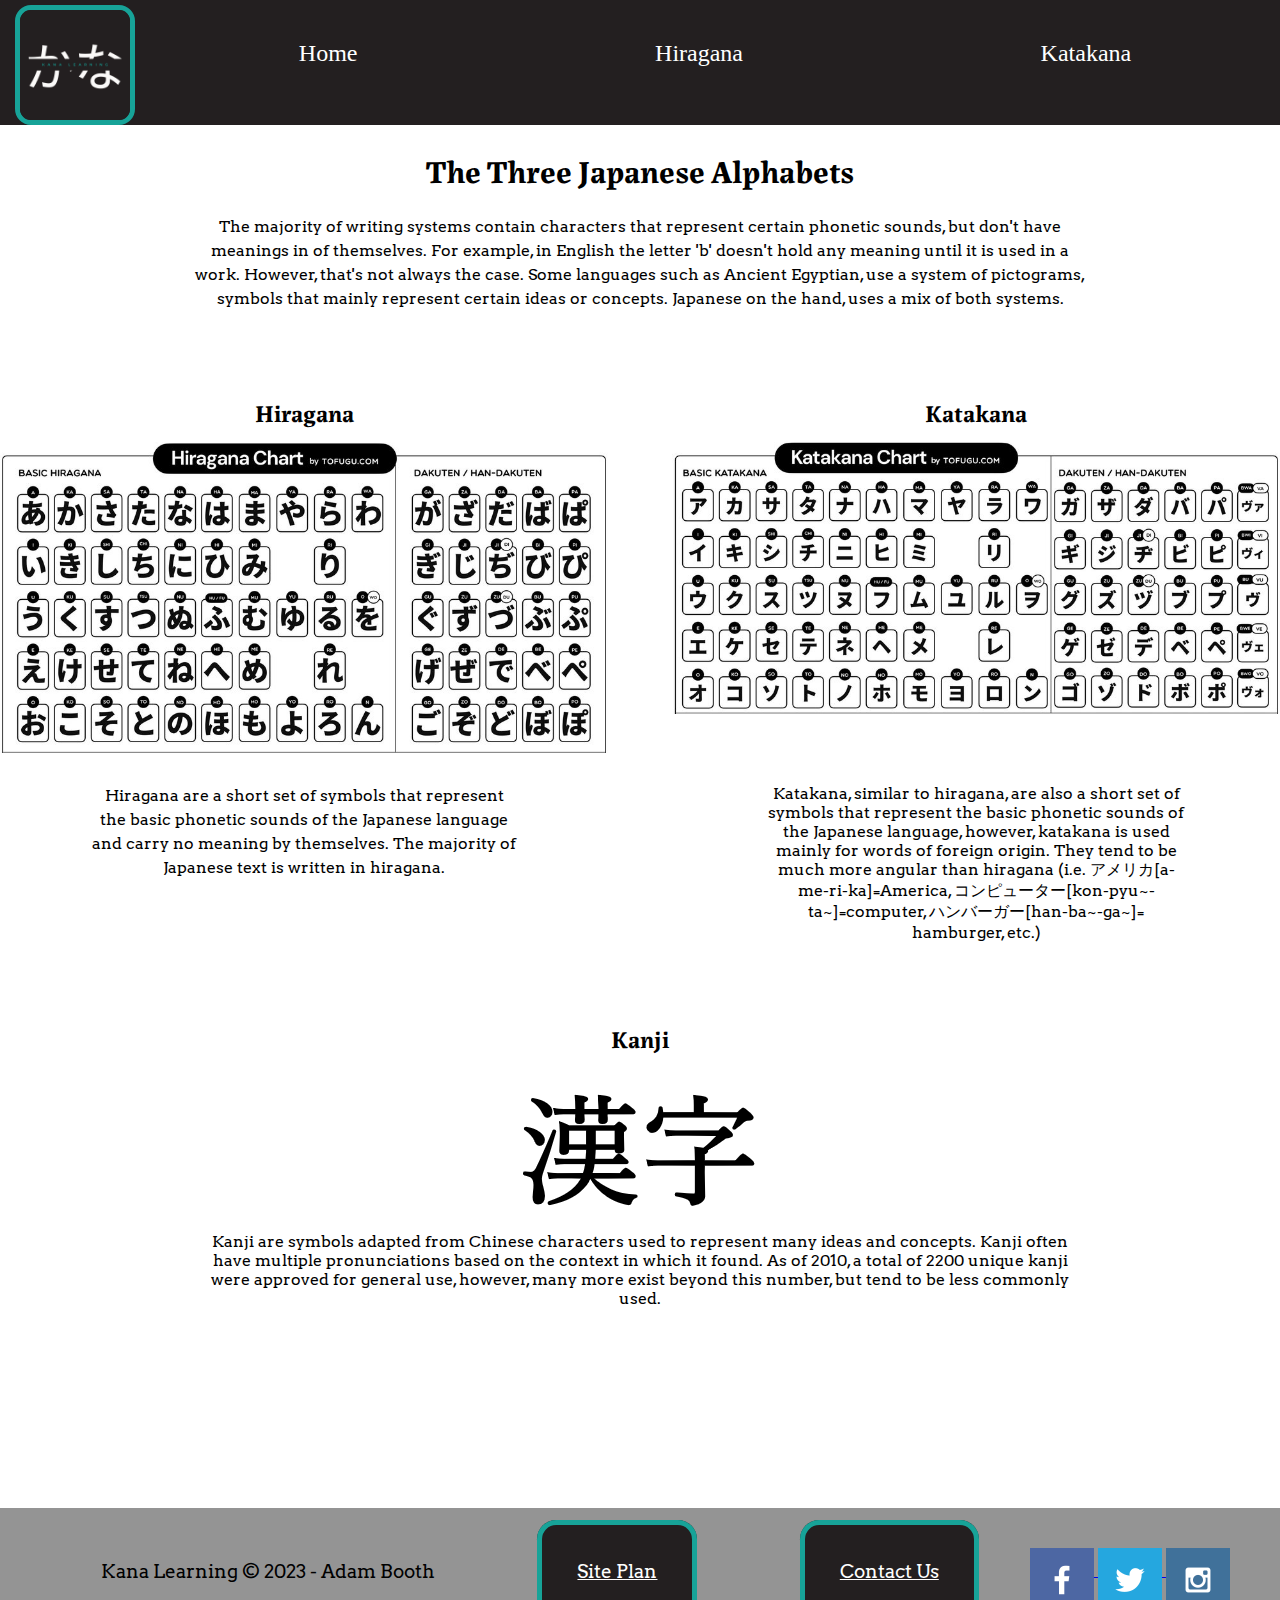
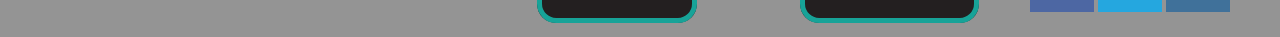
<file: japanese/index.html>
<!DOCTYPE html>
<html lang="en">
<head>
    <meta charset="UTF-8">
    <meta http-equiv="X-UA-Compatible" content="IE=edge">
    <meta name="viewport" content="width=device-width, initial-scale=1.0">
    <title>Japanese Alphabet</title>
    <link type="text/css" rel="stylesheet" href="styles/styles.css" />
</head>
<body>
    <div id="content">
    <header>
        <a id="logo_link" href="index.html">
            <img class="logo" src="site-plan-pers/images/kana.png" alt="Hiragana Logo">
        </a>
        <nav id="navbar">
            <a href="index.html">Home</a>
            <a href="hiragana.html">Hiragana</a>
            <a href="katakana.html">Katakana</a>
            
        </nav>
    </header>
    <main id="main-grid">
          <h1>
            The Three Japanese Alphabets
          </h1>
          <p>
            The majority of writing systems contain characters that represent certain phonetic sounds,
            but don't have meanings in of themselves. For example, in English the letter 'b' doesn't hold any meaning until it is used in a work.
            However, that's not always the case. Some languages such as Ancient Egyptian,
            use a system of pictograms, symbols that mainly represent certain ideas or concepts. Japanese on the hand, uses a mix
            of both systems.
          </p>
          <div id="kana-grid">
            
              <h2>
                Hiragana
              </h2>
              <img src="images/rsz_hira-chart.jpg" alt="Hiragana Chart">
              <p>
                Hiragana are a short set of symbols that represent the basic phonetic sounds of the Japanese language and carry no meaning by themselves.
                The majority of Japanese text is written in hiragana.
              </p>
    
              <h2>
              Katakana
              </h2>
              <img src="images/rsz_kata-chart.jpg" alt="Katakana Chart">
              <p>
                Katakana, similar to hiragana, are also a short set of symbols that represent the basic phonetic sounds of the Japanese language, however,
                katakana is used mainly for words of foreign origin. They tend to be much more angular than hiragana (i.e. アメリカ[a-me-ri-ka]=America, 
                コンピューター[kon-pyu~-ta~]=computer, ハンバーガー[han-ba~-ga~]= hamburger, etc.)
              </p>
          </div>
          <h2>
            Kanji
          </h2>
          <img src="images/kanji.png" alt="Kanji">
          <p>
            Kanji are symbols adapted from Chinese characters used to represent many ideas and concepts. Kanji often have multiple pronunciations
            based on the context in which it found. As of 2010, a total of 2200 unique kanji were approved for general use, however, many more
            exist beyond this number, but tend to be less commonly used.
          </p>
    </main>
    <footer>
      <p>Kana Learning &copy; 2023 - Adam Booth</p>
      <p><a href="site-plan-pers/site-plan.html">Site Plan</a></p>
      <p><a href="contactus.html">Contact Us</a></p>
      <div class="social">
          <a href="https://facebook.com">
              <img src="images/facebook.png" alt="fb icon">
          </a>
          <a href="https://twitter.com">
              <img src="images/twitter.png" alt="twitter icon">
          </a>
          <a href="https://instagram.com">
              <img src="images/instagram.png" alt="instagram icon">
          </a>
      </div>
    </footer>
    </div>
</body>
</html>
</file>
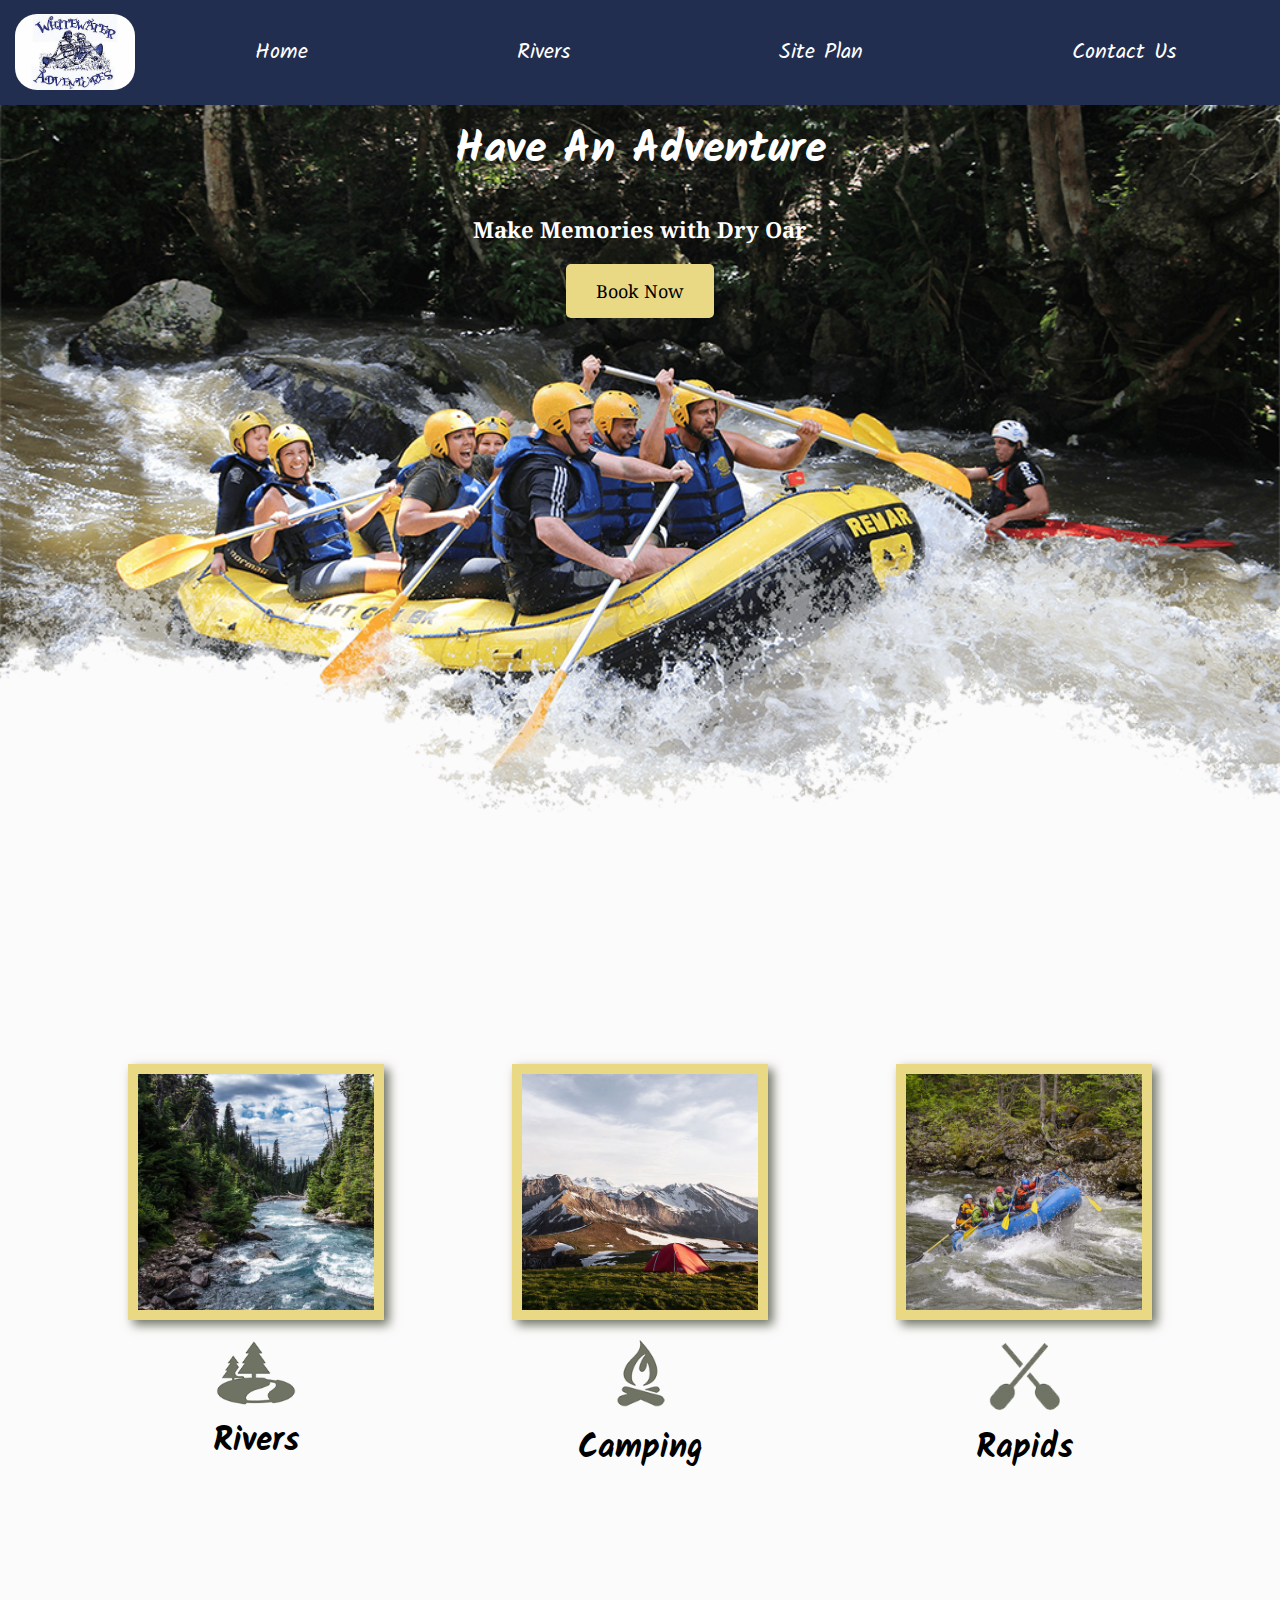
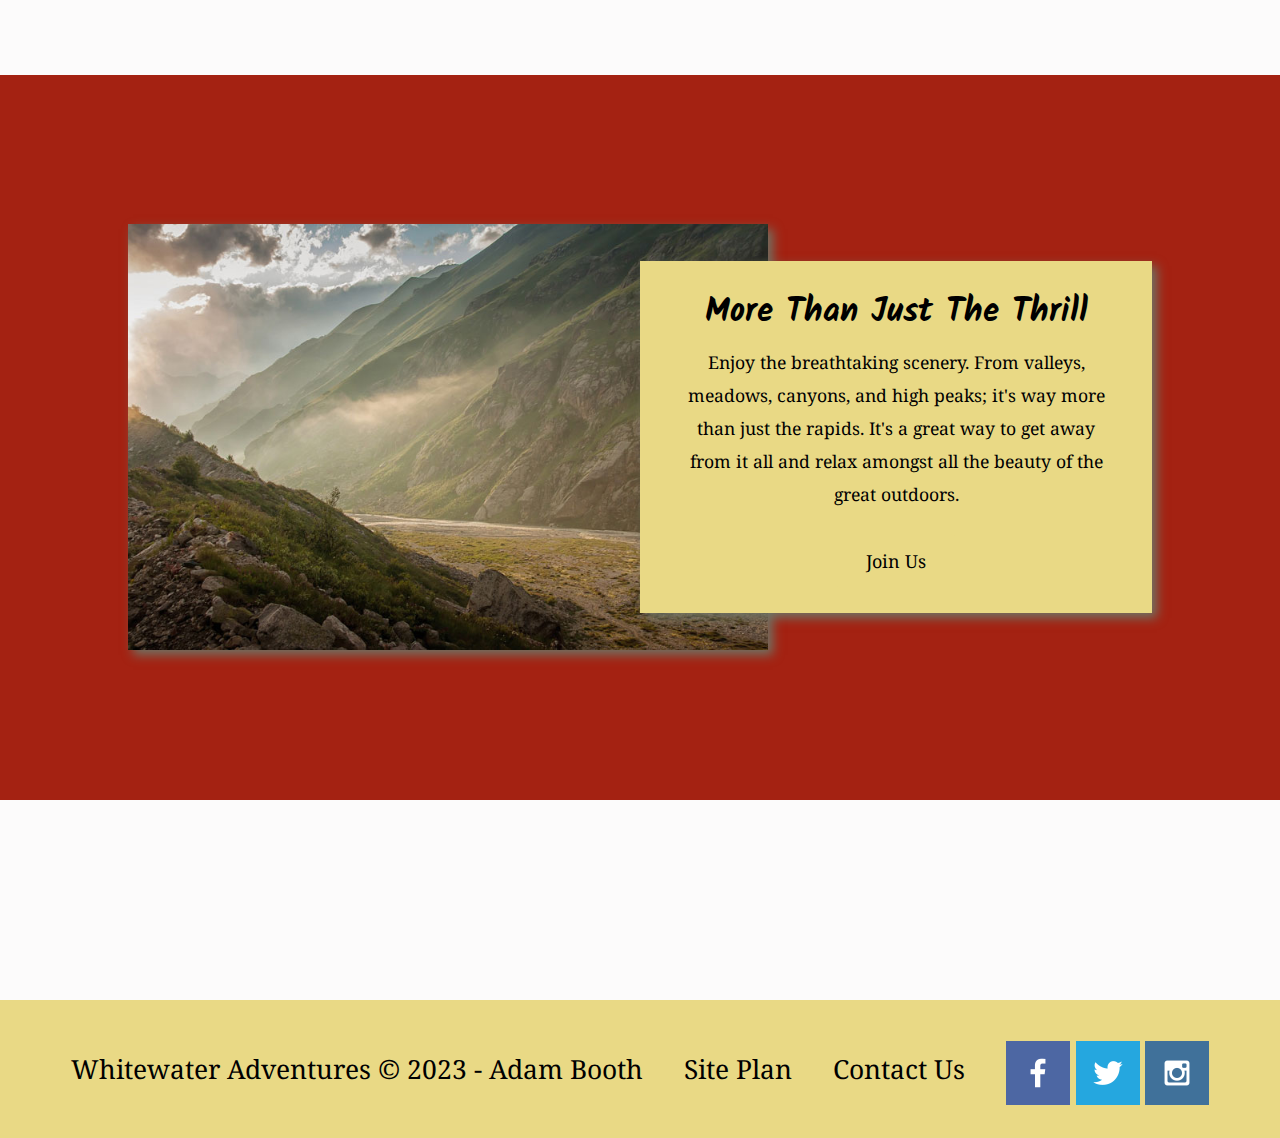
<file: wwr/index.html>
<!DOCTYPE html>
<html lang="en">
<head>
    <meta charset="UTF-8">
    <meta http-equiv="X-UA-Compatible" content="IE=edge">
    <meta name="viewport" content="width=device-width, initial-scale=1.0">
    <title>Whitewater Rafting Vacations | Whitewater Adventures | Home</title>
    <link type="text/css" rel="stylesheet" href="styles/style.css" />
</head>
<body>
    <div id="content">
    <header>
        <a id="logo_link" href="index.html">
            <img class="logo" src="image/skelletons.jpg" alt="Whitewater Adventures">
        </a>
        <nav id="navbar">
            <a href="index.html">Home</a>
            <a href="rivers.html">Rivers</a>
            <a href="site-plan-rafting.html">Site Plan</a>
            <a href="contactus.html">Contact Us</a>
        </nav>
    </header>
    <div id="hero">
        <div id="hero-box">
            <img id="hero-img" src="image/hero.png" alt="People enjoying whitewater rafting">
        </div>
        <section id="hero-msg">
            <h1 class="home-title">Have An Adventure</h1>
            <h4>Make Memories with Dry Oar </h4>
            <div class='button-box'>
                <a class='book' href="contactus.html">Book Now</a>
            </div>
        </section> 
    </div>
       
    <main class="home-grid">
        <section class="rivers-card">
            <img class="card-img" src="image/rivers.jpg" alt="river in forest">
            <img class="icon" src="image/river_icon.png" alt="river icon">
            <h2>Rivers</h2>
        </section>
        <section class="camping-card">
            <img class="card-img" src="image/camping.jpg" alt="tent in mountains">
            <img class="icon" src="image/fire_icon.png" alt="fire icon">
            <h2>Camping</h2>
        </section>
        <section class="rapids-card">
            <img class="card-img" src="image/rapids.jpg" alt="rafting boat">
            <img class="icon" src="image/oars.png" alt="oars icon">
            <h2>Rapids</h2>
        </section>
        <div id="background"></div>
            <img class="mountains" src="image/mountains.jpg" alt="Misty mountains">
        <section class="msg">
            <h2>More Than Just The Thrill</h2>
            <p>Enjoy the breathtaking scenery. From valleys, meadows, canyons, and high peaks; it's way more than just the rapids. It's a great way to get away from it all and relax amongst all the beauty of the great outdoors. </p>
            <a class='join' href="rivers.html">Join Us</a>
        </section>
    </main>
    <footer>
        <p>Whitewater Adventures &copy; 2023 - Adam Booth</p>
        <p><a href="site-plan-rafting.html">Site Plan</a></p>
        <p><a href="contactus.html">Contact Us</a></p>
        <div class="social">
            <a href="https://facebook.com">
                <img src="image/facebook.png" alt="fb icon">
            </a>
            <a href="https://twitter.com">
                <img src="image/twitter.png" alt="twitter icon">
            </a>
            <a href="https://instagram.com">
                <img src="image/instagram.png" alt="instagram icon">
            </a>
        </div>
    </footer>
    </div>
</body>
</html>
</file>
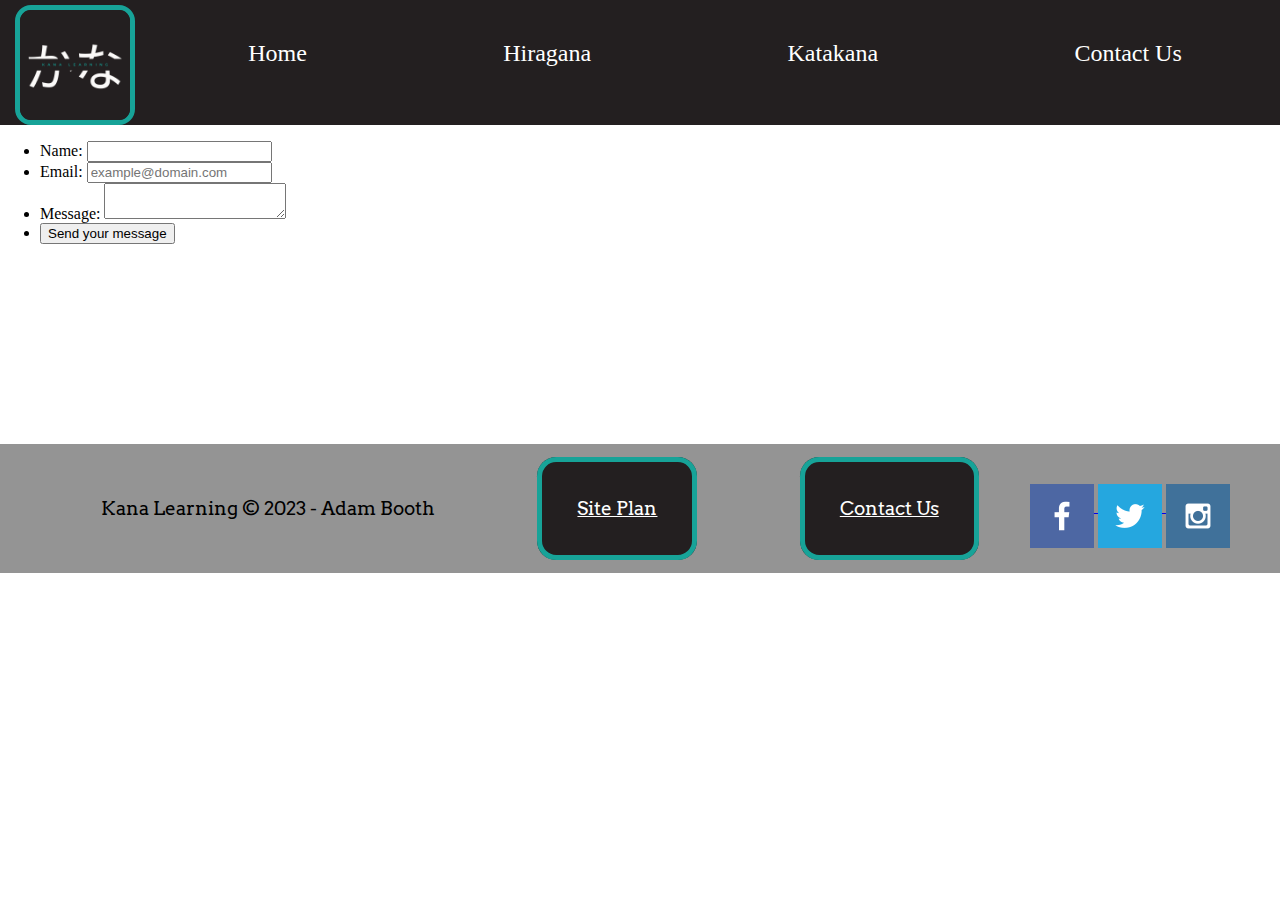
<file: japanese/contactus.html>
<!DOCTYPE html>
<html lang="en">
<head>
    <meta charset="UTF-8">
    <meta http-equiv="X-UA-Compatible" content="IE=edge">
    <meta name="viewport" content="width=device-width, initial-scale=1.0">
    <title>Whitewater Rafting Vacations | Whitewater Adventures | Home</title>
    <link type="text/css" rel="stylesheet" href="styles/styles.css" />
</head>
<body>
    <div id="content">
        <header>
            <a id="logo_link" href="index.html">
                <img class="logo" src="site-plan-pers/images/kana.png" alt="Hiragana Logo">
            </a>
            <nav id="navbar">
                <a href="index.html">Home</a>
                <a href="hiragana.html">Hiragana</a>
                <a href="katakana.html">Katakana</a>
                <a href="contactus.html">Contact Us</a>
            </nav>
        </header>
    <main>
        <div id="feedback"></div>    
        <form action="#" method="post">
            <ul>
                <li>
                  <label for="name">Name:</label>
                  <input type="text" id="name" name="user_name" required/>
                </li>
                <li>
                  <label for="mail">Email:</label>
                  <input type="email" id="mail" name="user_email" placeholder="example@domain.com"/>
                </li>
                <li>
                  <label for="msg">Message:</label>
                  <textarea id="msg" name="user_message"></textarea>
                </li>
                <li class="button">
                    <button type="submit">Send your message</button>
                </li>
            </ul>
        </form>
    </main>
    <footer>
        <p>Kana Learning &copy; 2023 - Adam Booth</p>
        <p><a href="site-plan-pers/site-plan.html">Site Plan</a></p>
        <p><a href="contactus.html">Contact Us</a></p>
        <div class="social">
            <a href="https://facebook.com">
                <img src="images/facebook.png" alt="fb icon">
            </a>
            <a href="https://twitter.com">
                <img src="images/twitter.png" alt="twitter icon">
            </a>
            <a href="https://instagram.com">
                <img src="images/instagram.png" alt="instagram icon">
            </a>
        </div>
      </footer>
    </div>
</body>
<script>
    // get the feedback div element so we can do something with it.
    const feedbackElement = document.getElementById('feedback');
    // get the form so we can read what was entered in it.
    const formElement = document.forms[0];
    // add a 'listener' to wait for a submission of our form. When that happens run the code below.
    formElement.addEventListener('submit', function(e) {
        // stop the form from doing the default action.
        e.preventDefault();
        // set the contents of our feedback element to a message letting the user know the form was submitted successfully. Notice that we pull the name that was entered in the form to personalize the message!
        feedbackElement.innerHTML = 'Hello '+ formElement.user_name.value +'! Thank you for your message. We will get back with you as soon as possible!';
        // make the feedback element visible.
        feedbackElement.style.display = "block";
        // add a class to move everything down so our message doesn't cover it.
        document.body.classList.toggle('moveDown');
    });
</script>

</html>
</file>
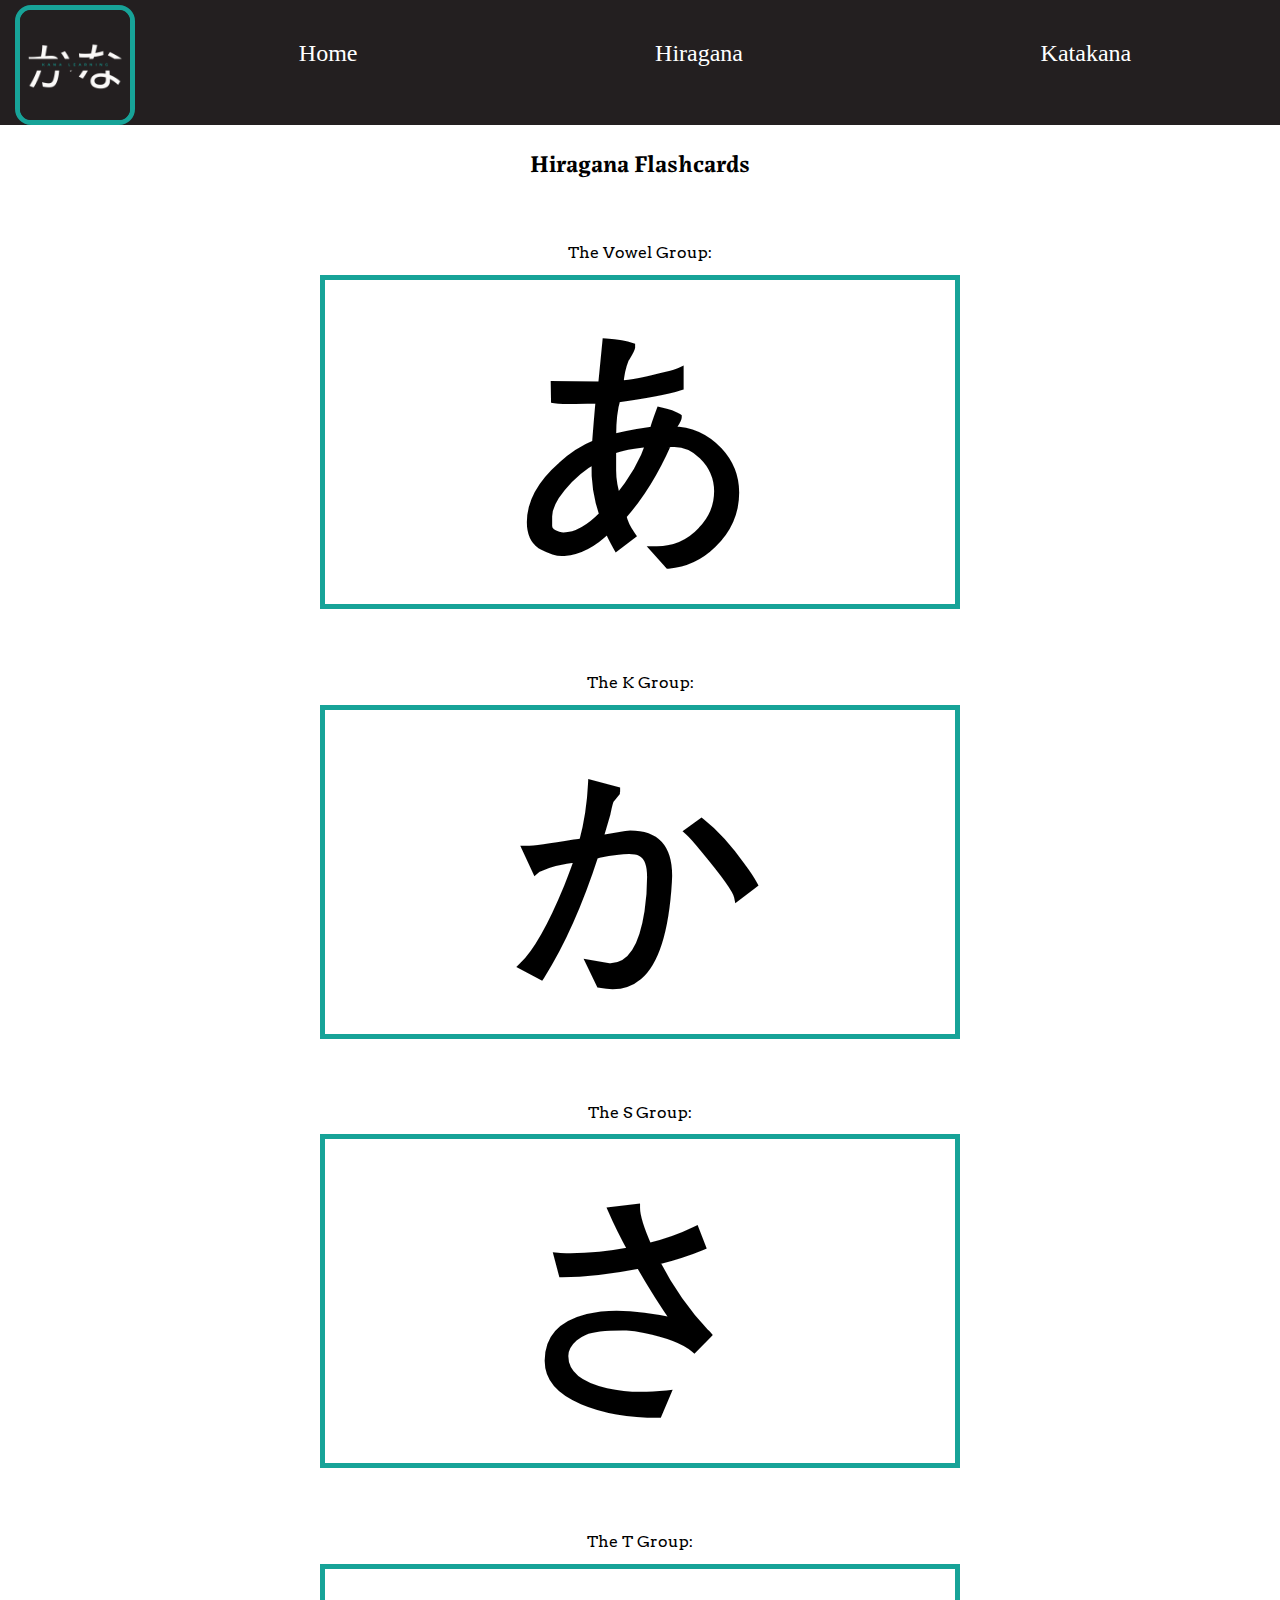
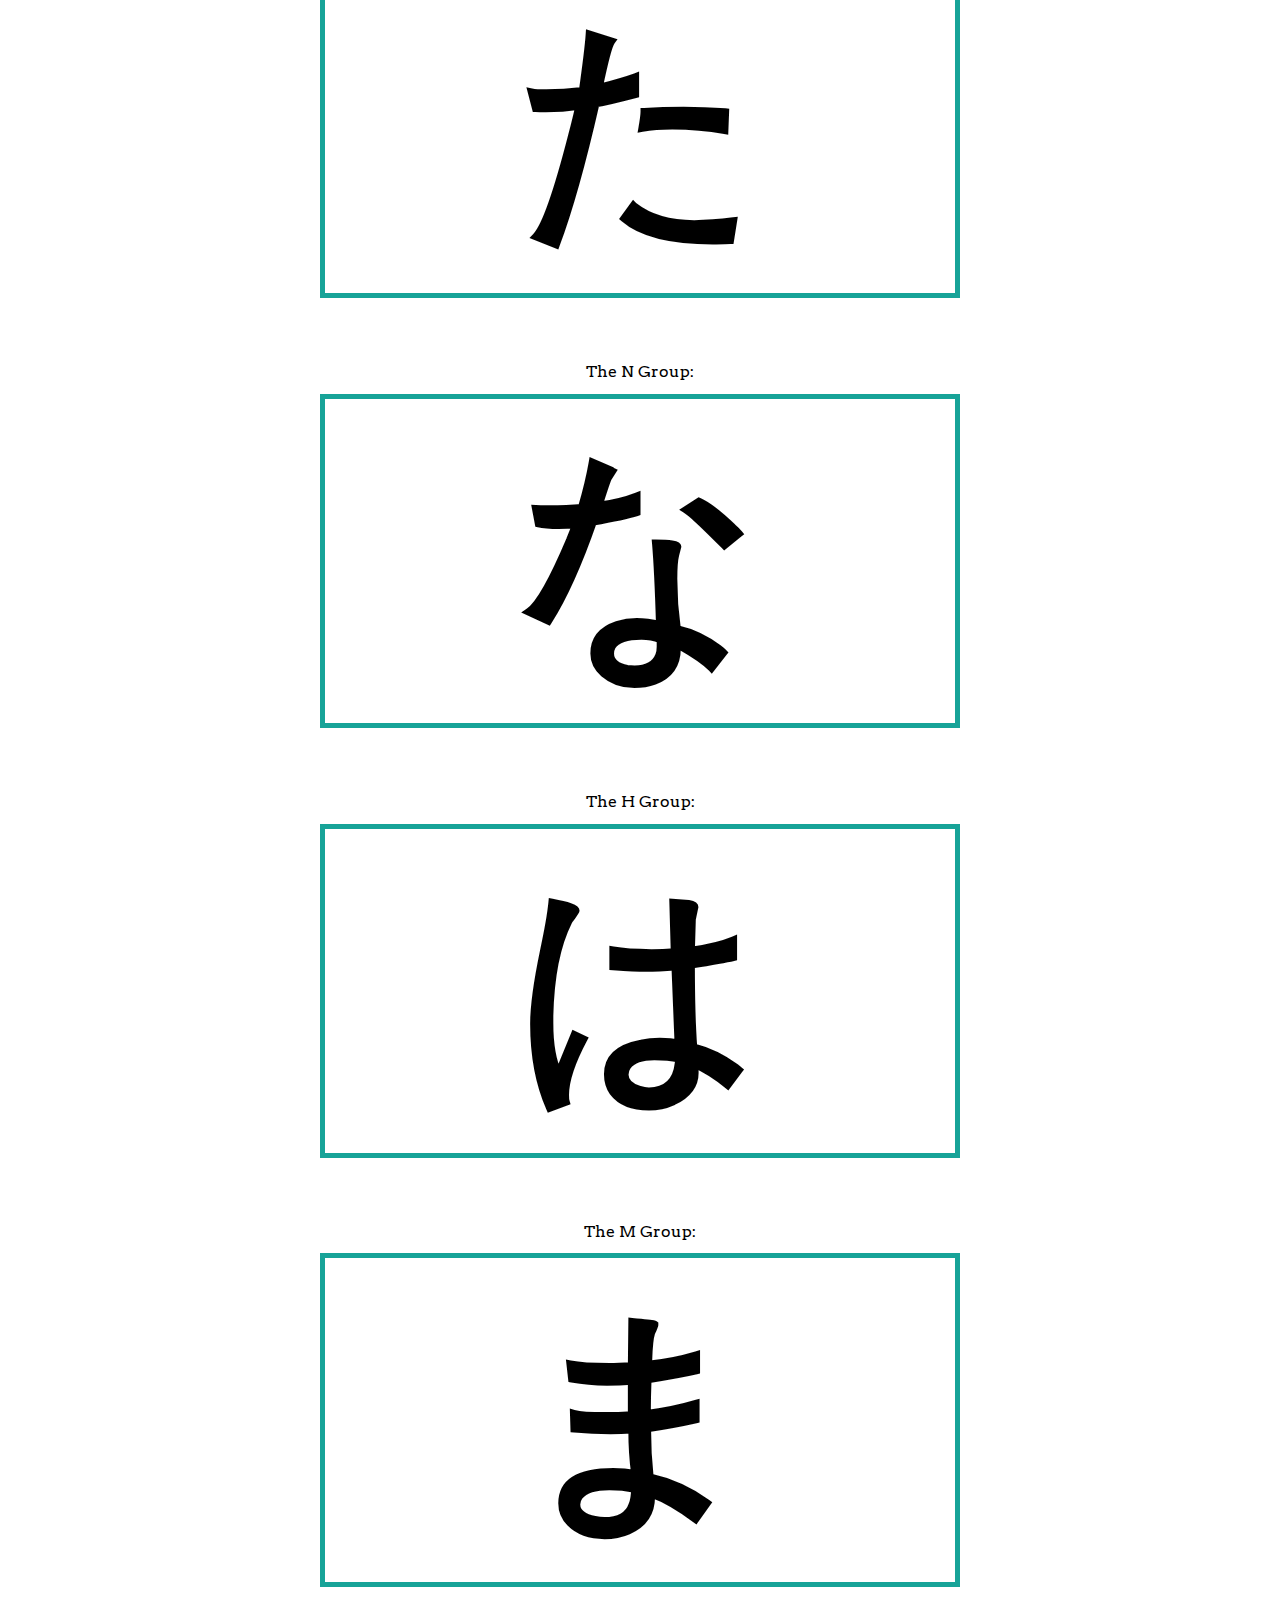
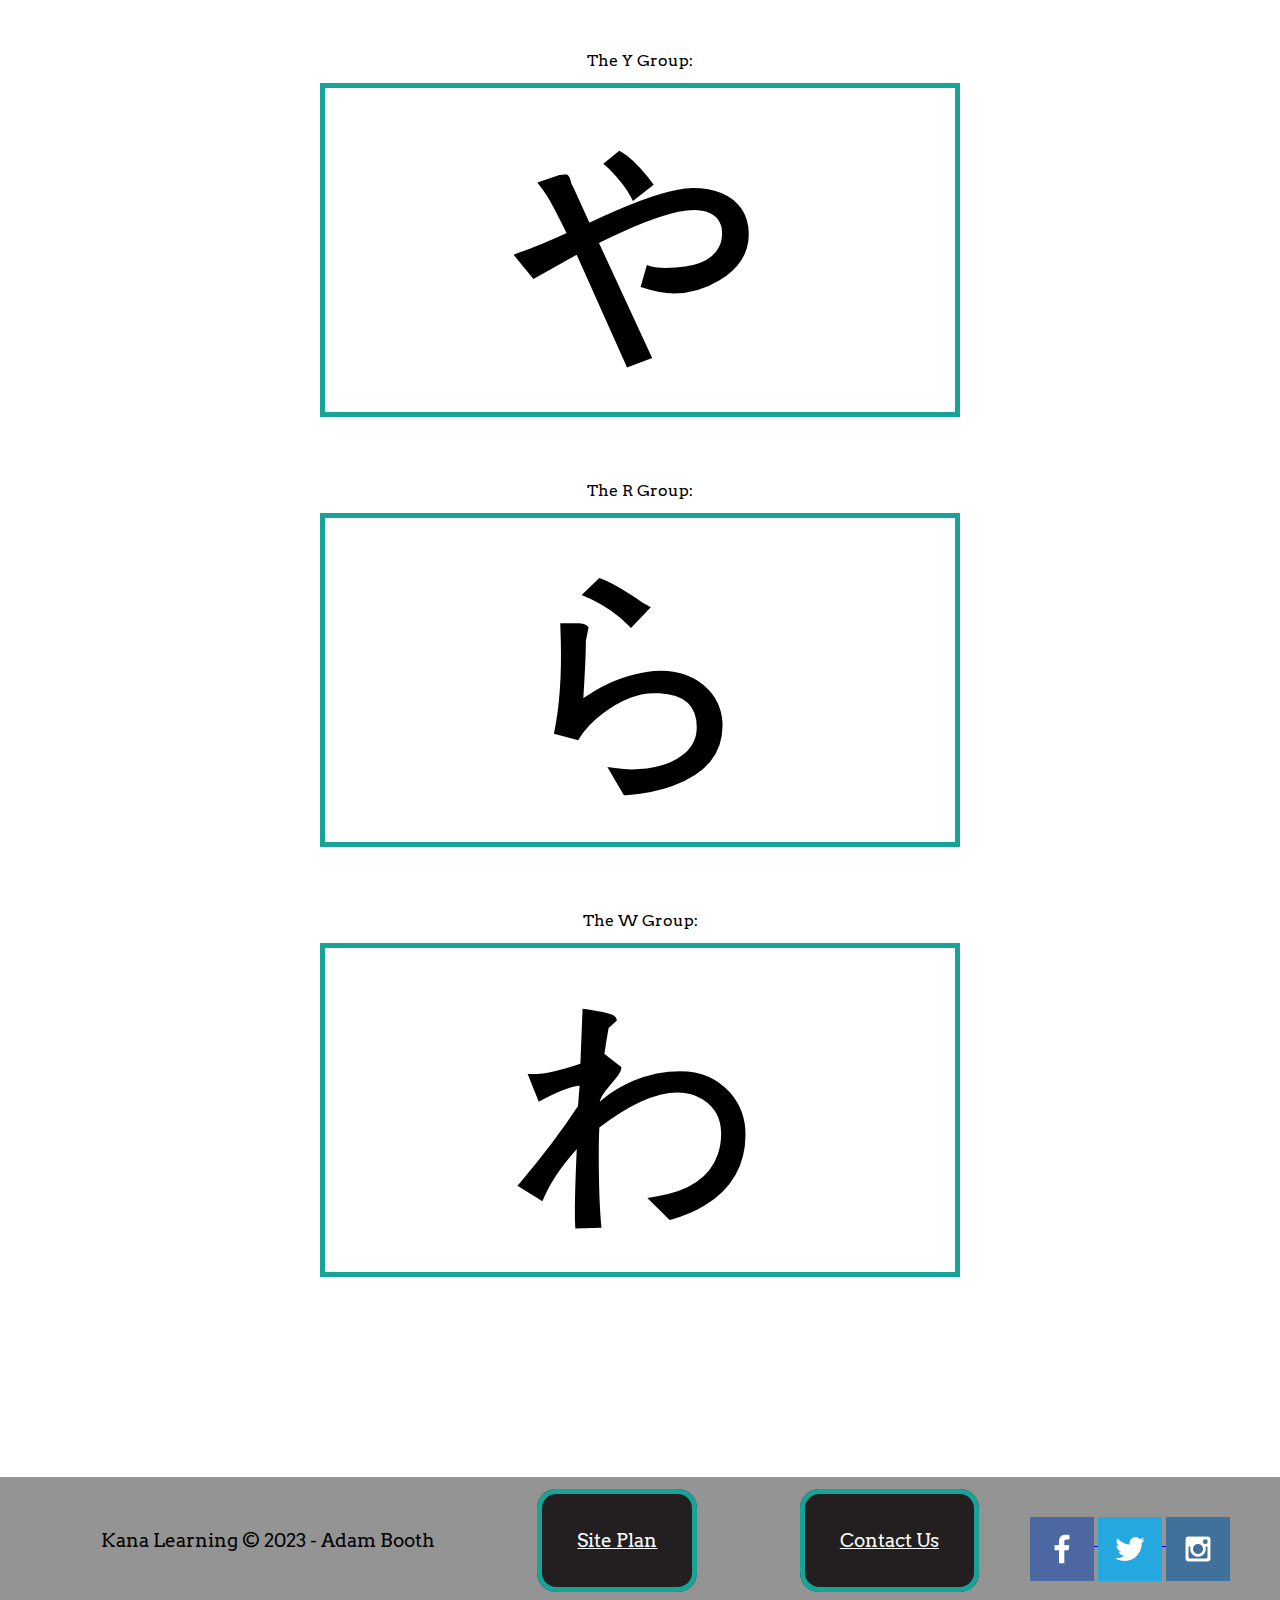
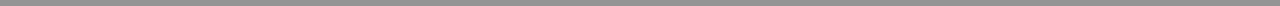
<file: japanese/hiragana.html>
<!DOCTYPE html>
<html lang="en">
<head>
    <meta charset="UTF-8">
    <meta http-equiv="X-UA-Compatible" content="IE=edge">
    <meta name="viewport" content="width=device-width, initial-scale=1.0">
    <title>Japanese Alphabet</title>
    <link type="text/css" rel="stylesheet" href="styles/styles.css" />
    <meta name="viewport" content="width=device-width, initial-scale=1">
</head>
<body>
    <div id="content">
    <header>
        <a id="logo_link" href="index.html">
            <img class="logo" src="site-plan-pers/images/kana.png" alt="Hiragana Logo">
        </a>
        <nav id="navbar">
            <a href="index.html">Home</a>
            <a href="hiragana.html">Hiragana</a>
            <a href="katakana.html">Katakana</a>
            
        </nav>
    </header>
<main>

<h2 style="text-align:center">Hiragana Flashcards</h2>
<div id="all-flashcards">
        <p>The Vowel Group:</p>
    <div class="slideshow-container">
        <div id="a" class="mySlides1">
            <h3>あ</h3>
            <div class="overlay">
                <div class="text">A</div>
            </div>
        </div>

        <div id="i" class="mySlides1">
            <h3>い</h3>
            <div class="overlay">
                <div class="text">I</div>
            </div>
        </div>

        <div id="u" class="mySlides1">
            <h3>う</h3>
            <div class="overlay">
                <div class="text">U</div>
            </div>
        </div>

        <div id="e" class="mySlides1">
            <h3>え</h3>
            <div class="overlay">
                <div class="text">E</div>
            </div>
        </div>

        <div id="o" class="mySlides1">
            <h3>お</h3>
            <div class="overlay">
                <div class="text">O</div>
            </div>
        </div>
        <a class="prev" onclick="plusSlides(-1, 0)">&#10094;</a>
        <a class="next" onclick="plusSlides(1, 0)">&#10095;</a>
      </div>

        <p>The K Group:</p>
    <div class="slideshow-container">
        <div id="ka" class="mySlides2">
            <h3>か</h3>
            <div class="overlay">
                <div class="text">Ka</div>
            </div>
        </div>

        <div id="ki" class="mySlides2">
            <h3>き</h3>
            <div class="overlay">
                <div class="text">Ki</div>
            </div>
        </div>

        <div id="ku" class="mySlides2">
            <h3>く</h3>
            <div class="overlay">
                <div class="text">Ku</div>
            </div>
        </div>

        <div id="ke" class="mySlides2">
            <h3>け</h3>
            <div class="overlay">
                <div class="text">Ke</div>
            </div>
        </div>

        <div id="ko" class="mySlides2">
            <h3>こ</h3>
            <div class="overlay">
                <div class="text">Ko</div>
            </div>
        </div>
        <a class="prev" onclick="plusSlides(-1, 1)">&#10094;</a>
        <a class="next" onclick="plusSlides(1, 1)">&#10095;</a>
    </div>

    <p>The S Group:</p>
  <div class="slideshow-container">
      <div id="sa" class="mySlides3">
          <h3>さ</h3>
          <div class="overlay">
              <div class="text">Sa</div>
          </div>
      </div>
  
      <div id="shi" class="mySlides3">
          <h3>し</h3>
          <div class="overlay">
              <div class="text">Shi</div>
          </div>
      </div>
  
      <div id="su" class="mySlides3">
          <h3>す</h3>
          <div class="overlay">
              <div class="text">Su</div>
          </div>
      </div>
  
      <div id="se" class="mySlides3">
          <h3>せ</h3>
          <div class="overlay">
              <div class="text">Se</div>
          </div>
      </div>
  
      <div id="so" class="mySlides3">
          <h3>そ</h3>
          <div class="overlay">
              <div class="text">So</div>
          </div>
      </div>
      <a class="prev" onclick="plusSlides(-1, 2)">&#10094;</a>
      <a class="next" onclick="plusSlides(1, 2)">&#10095;</a>
    </div>

    <p>The T Group:</p>
    <div class="slideshow-container">
        <div id="ta" class="mySlides4">
            <h3>た</h3>
            <div class="overlay">
                <div class="text">Ta</div>
            </div>
        </div>

        <div id="chi" class="mySlides4">
            <h3>ち</h3>
            <div class="overlay">
                <div class="text">Chi</div>
            </div>
        </div>

        <div id="tsu" class="mySlides4">
            <h3>つ</h3>
            <div class="overlay">
                <div class="text">Tsu</div>
            </div>
        </div>

        <div id="te" class="mySlides4">
            <h3>て</h3>
            <div class="overlay">
                <div class="text">Te</div>
            </div>
        </div>

        <div id="to" class="mySlides4">
            <h3>と</h3>
            <div class="overlay">
                <div class="text">To</div>
            </div>
        </div>
        <a class="prev" onclick="plusSlides(-1, 3)">&#10094;</a>
        <a class="next" onclick="plusSlides(1, 3)">&#10095;</a>
    </div>

  <p>The N Group:</p>
  <div class="slideshow-container">
      <div id="na" class="mySlides5">
          <h3>な</h3>
          <div class="overlay">
              <div class="text">Na</div>
          </div>
      </div>
  
      <div id="ni" class="mySlides5">
          <h3>に</h3>
          <div class="overlay">
              <div class="text">Ni</div>
          </div>
      </div>
  
      <div id="nu" class="mySlides5">
          <h3>ぬ</h3>
          <div class="overlay">
              <div class="text">Nu</div>
          </div>
      </div>
  
      <div id="ne" class="mySlides5">
          <h3>ね</h3>
          <div class="overlay">
              <div class="text">Ne</div>
          </div>
      </div>
  
      <div id="no" class="mySlides5">
          <h3>の</h3>
          <div class="overlay">
              <div class="text">No</div>
          </div>
      </div>
      <a class="prev" onclick="plusSlides(-1, 4)">&#10094;</a>
      <a class="next" onclick="plusSlides(1, 4)">&#10095;</a>
    </div>

<p>The H Group:</p>
<div class="slideshow-container">
    <div id="ha" class="mySlides6">
        <h3>は</h3>
        <div class="overlay">
            <div class="text">Ha</div>
        </div>
    </div>

    <div id="hi" class="mySlides6">
        <h3>ひ</h3>
        <div class="overlay">
            <div class="text">Hi</div>
        </div>
    </div>

    <div id="fu" class="mySlides6">
        <h3>ふ</h3>
        <div class="overlay">
            <div class="text">Fu</div>
        </div>
    </div>

    <div id="he" class="mySlides6">
        <h3>へ</h3>
        <div class="overlay">
            <div class="text">He</div>
        </div>
    </div>

    <div id="ho" class="mySlides6">
        <h3>ほ</h3>
        <div class="overlay">
            <div class="text">Ho</div>
        </div>
    </div>
    <a class="prev" onclick="plusSlides(-1, 5)">&#10094;</a>
    <a class="next" onclick="plusSlides(1, 5)">&#10095;</a>
  </div>

  <p>The M Group:</p>
  <div class="slideshow-container">
      <div id="ma" class="mySlides7">
          <h3>ま</h3>
          <div class="overlay">
              <div class="text">Ma</div>
          </div>
      </div>
  
      <div id="mi" class="mySlides7">
          <h3>み</h3>
          <div class="overlay">
              <div class="text">Mi</div>
          </div>
      </div>
  
      <div id="mu" class="mySlides7">
          <h3>む</h3>
          <div class="overlay">
              <div class="text">Mu</div>
          </div>
      </div>
  
      <div id="me" class="mySlides7">
          <h3>め</h3>
          <div class="overlay">
              <div class="text">Me</div>
          </div>
      </div>
  
      <div id="mo" class="mySlides7">
          <h3>も</h3>
          <div class="overlay">
              <div class="text">Mo</div>
          </div>
      </div>
      <a class="prev" onclick="plusSlides(-1, 6)">&#10094;</a>
      <a class="next" onclick="plusSlides(1, 6)">&#10095;</a>
    </div>

<p>The Y Group:</p>
<div class="slideshow-container">
    <div id="ya" class="mySlides8">
        <h3>や</h3>
        <div class="overlay">
            <div class="text">Ya</div>
        </div>
    </div>

    <div id="yu" class="mySlides8">
        <h3>ゆ</h3>
        <div class="overlay">
            <div class="text">Yu</div>
        </div>
    </div>

    <div id="yo" class="mySlides8">
        <h3>よ</h3>
        <div class="overlay">
            <div class="text">Yo</div>
        </div>
    </div>
    <a class="prev" onclick="plusSlides(-1, 7)">&#10094;</a>
    <a class="next" onclick="plusSlides(1, 7)">&#10095;</a>
  </div>

  <p>The R Group:</p>
  <div class="slideshow-container">
      <div id="ra" class="mySlides9">
          <h3>ら</h3>
          <div class="overlay">
              <div class="text">Ra</div>
          </div>
      </div>
  
      <div id="ri" class="mySlides9">
          <h3>り</h3>
          <div class="overlay">
              <div class="text">Ri</div>
          </div>
      </div>
  
      <div id="ru" class="mySlides9">
          <h3>る</h3>
          <div class="overlay">
              <div class="text">Ru</div>
          </div>
      </div>
  
      <div id="re" class="mySlides9">
          <h3>れ</h3>
          <div class="overlay">
              <div class="text">Re</div>
          </div>
      </div>
  
      <div id="ro" class="mySlides9">
          <h3>ろ</h3>
          <div class="overlay">
              <div class="text">Ro</div>
          </div>
      </div>
      <a class="prev" onclick="plusSlides(-1, 8)">&#10094;</a>
      <a class="next" onclick="plusSlides(1, 8)">&#10095;</a>
    </div>

<p>The W Group:</p>
<div class="slideshow-container">
    <div id="wa" class="mySlides10">
        <h3>わ</h3>
        <div class="overlay">
            <div class="text">Wa</div>
        </div>
    </div>

    <div id="wo" class="mySlides10">
        <h3>を</h3>
        <div class="overlay">
            <div class="text">Wo</div>
        </div>
    </div>

    <div id="n" class="mySlides10">
        <h3>ん</h3>
        <div class="overlay">
            <div class="text">N</div>
        </div>
    </div>
    <a class="prev" onclick="plusSlides(-1, 9)">&#10094;</a>
    <a class="next" onclick="plusSlides(1, 9)">&#10095;</a>
</div>
</main>
</div>

<script>
let slideIndex = [1,1,1,1,1,1,1,1,1,1];
let slideId = ["mySlides1", "mySlides2", "mySlides3", "mySlides4", "mySlides5", "mySlides6", "mySlides7", "mySlides8", "mySlides9", "mySlides10"]
showSlides(1, 0);
showSlides(1, 1); 
showSlides(1, 2);
showSlides(1, 3);
showSlides(1, 4);
showSlides(1, 5);
showSlides(1, 6);
showSlides(1, 7);
showSlides(1, 8);
showSlides(1, 9);

function plusSlides(n, no) {
  showSlides(slideIndex[no] += n, no);
}

function showSlides(n, no) {
  let i;
  let x = document.getElementsByClassName(slideId[no]);
  if (n > x.length) {slideIndex[no] = 1}    
  if (n < 1) {slideIndex[no] = x.length}
  for (i = 0; i < x.length; i++) {
     x[i].style.display = "none";  
  }
  x[slideIndex[no]-1].style.display = "block";  
}
</script>
<footer>
    <p>Kana Learning &copy; 2023 - Adam Booth</p>
    <p><a href="site-plan-pers/site-plan.html">Site Plan</a></p>
    <p><a href="contactus.html">Contact Us</a></p>
    <div class="social">
        <a href="https://facebook.com">
            <img src="images/facebook.png" alt="fb icon">
        </a>
        <a href="https://twitter.com">
            <img src="images/twitter.png" alt="twitter icon">
        </a>
        <a href="https://instagram.com">
            <img src="images/instagram.png" alt="instagram icon">
        </a>
    </div>
  </footer>
</body>
</html>
</file>
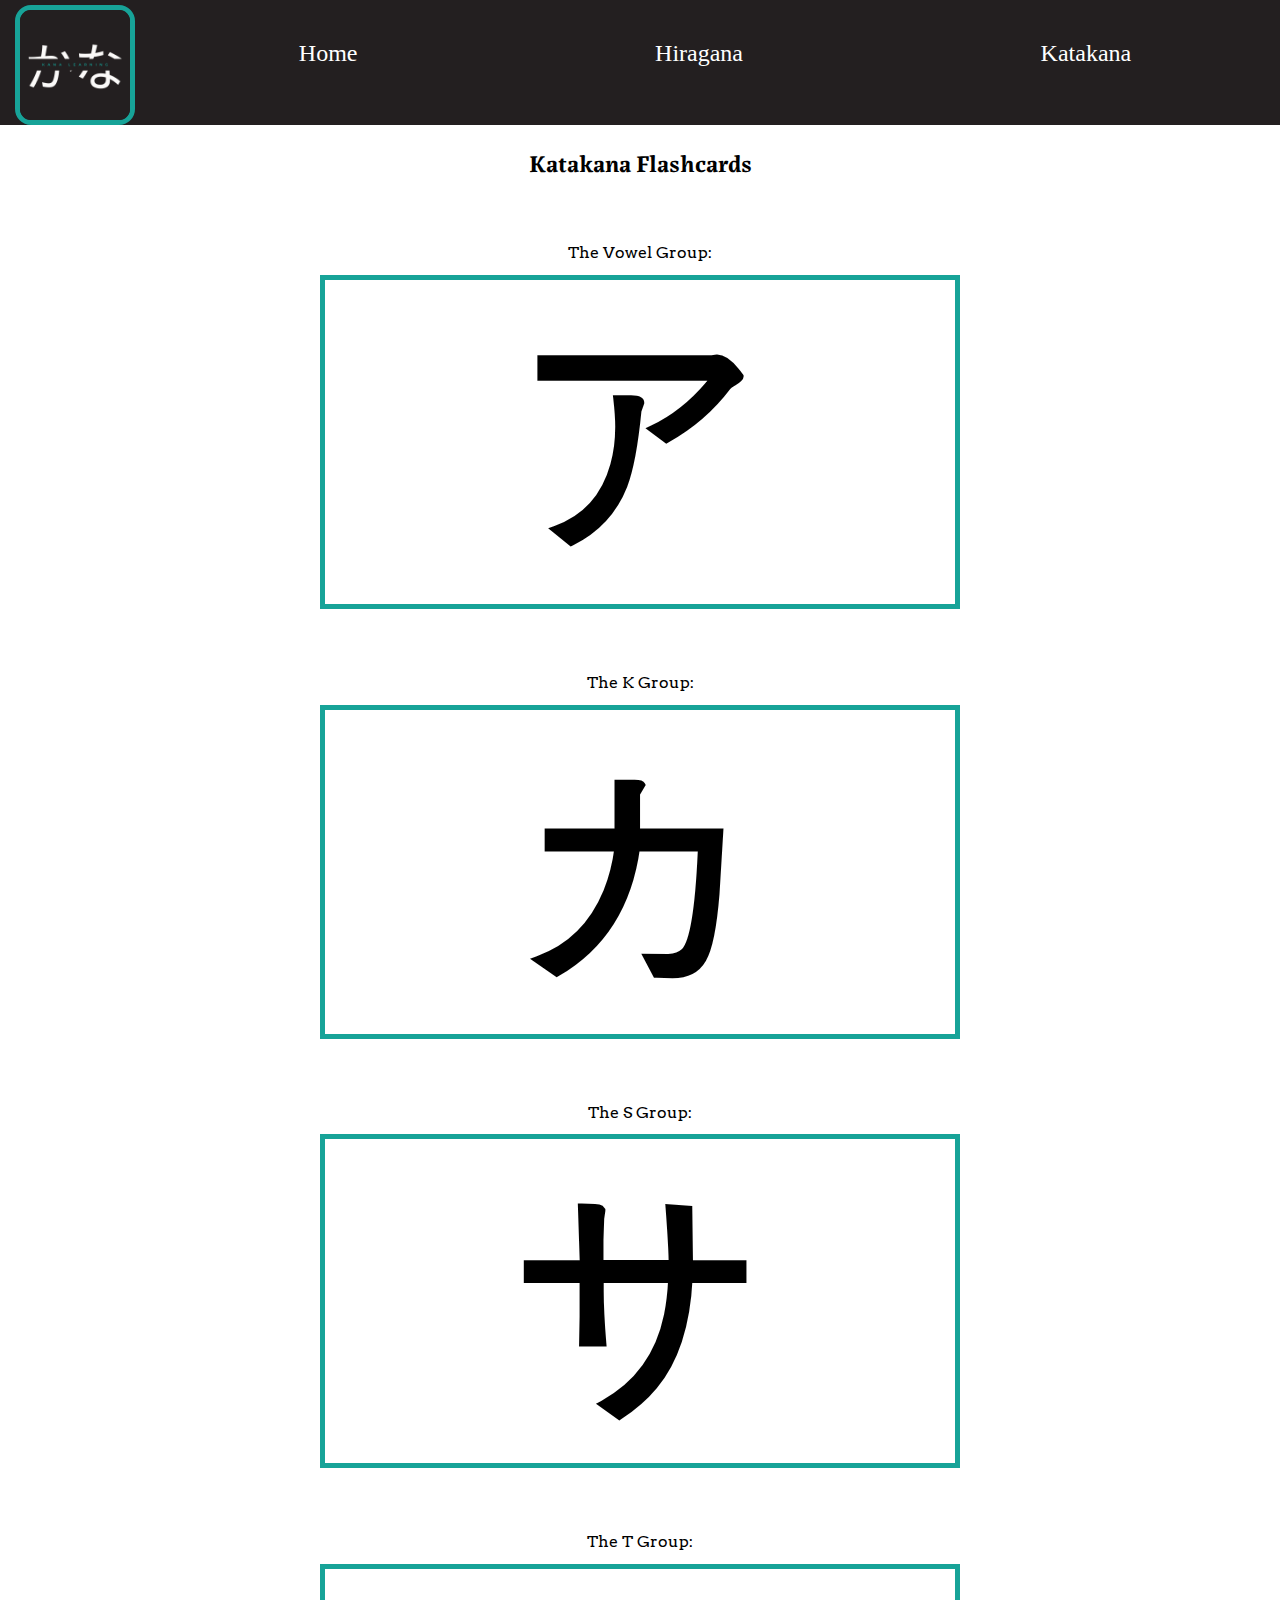
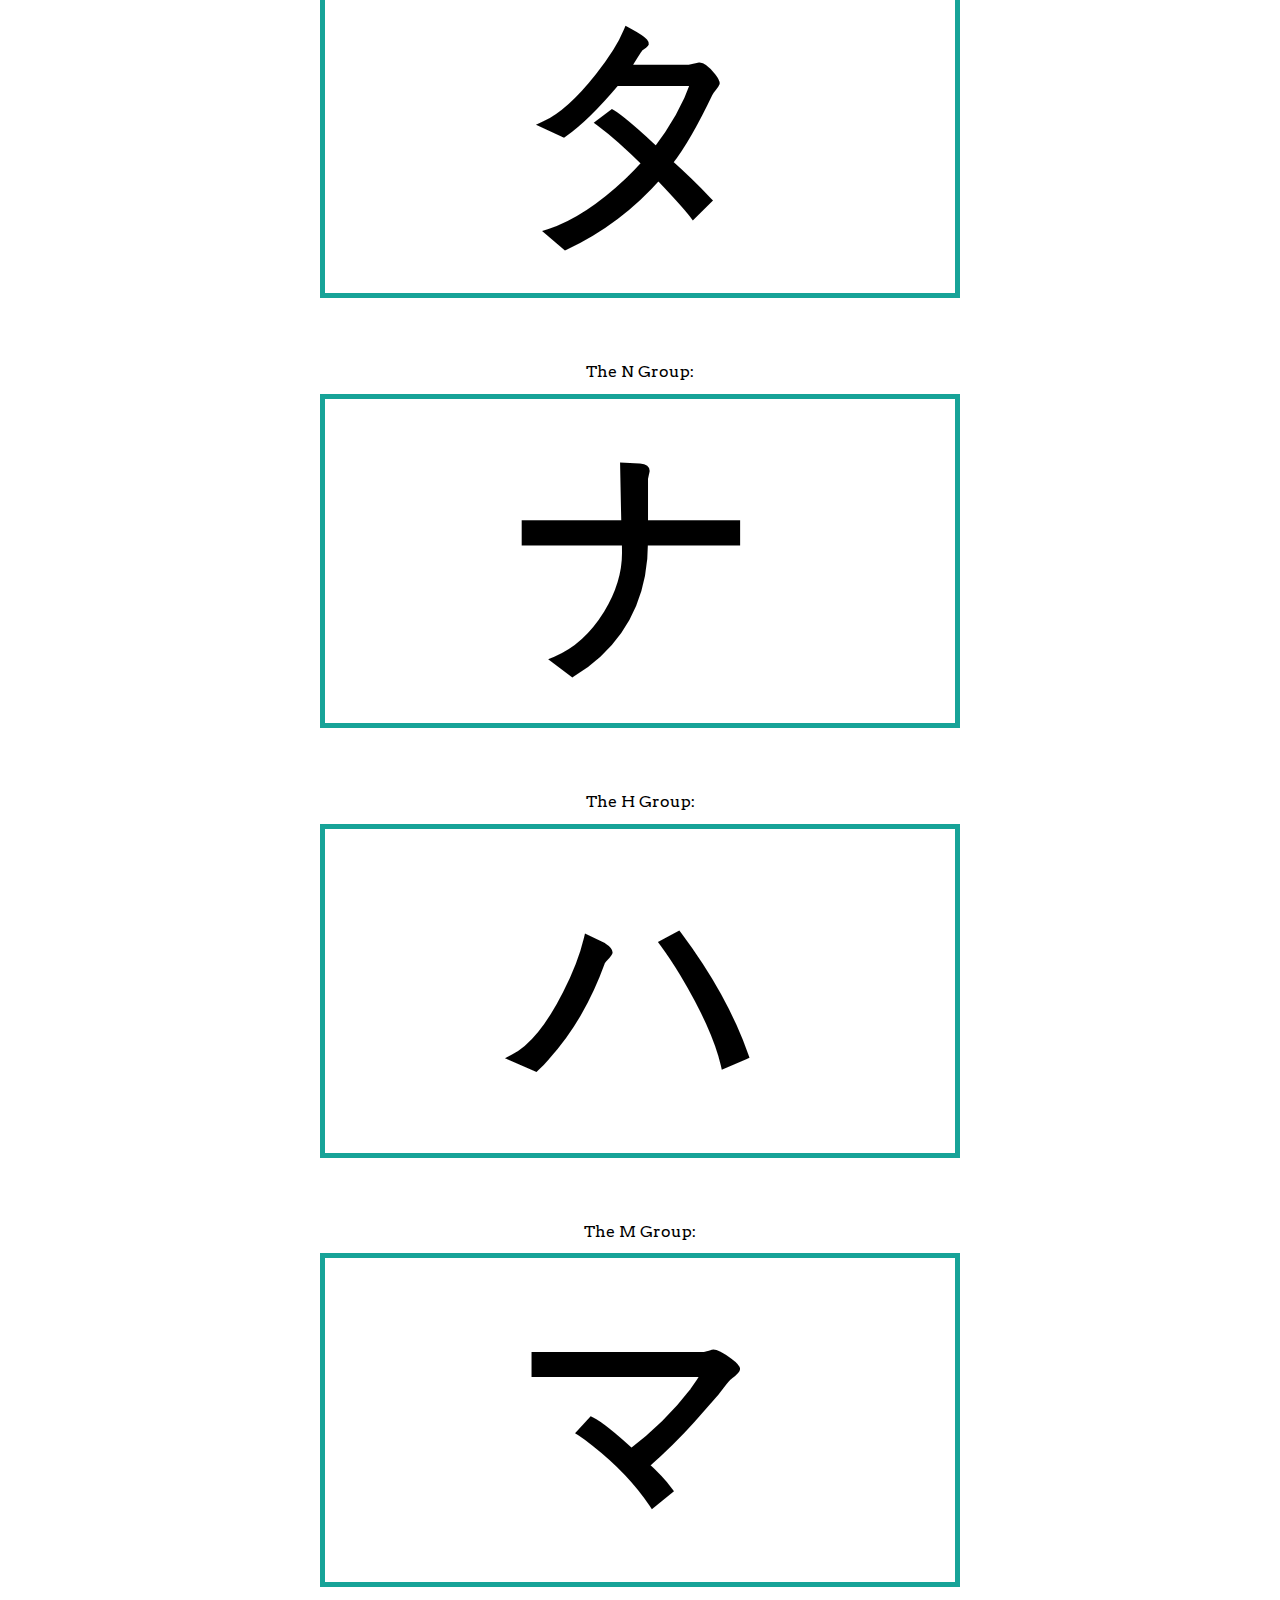
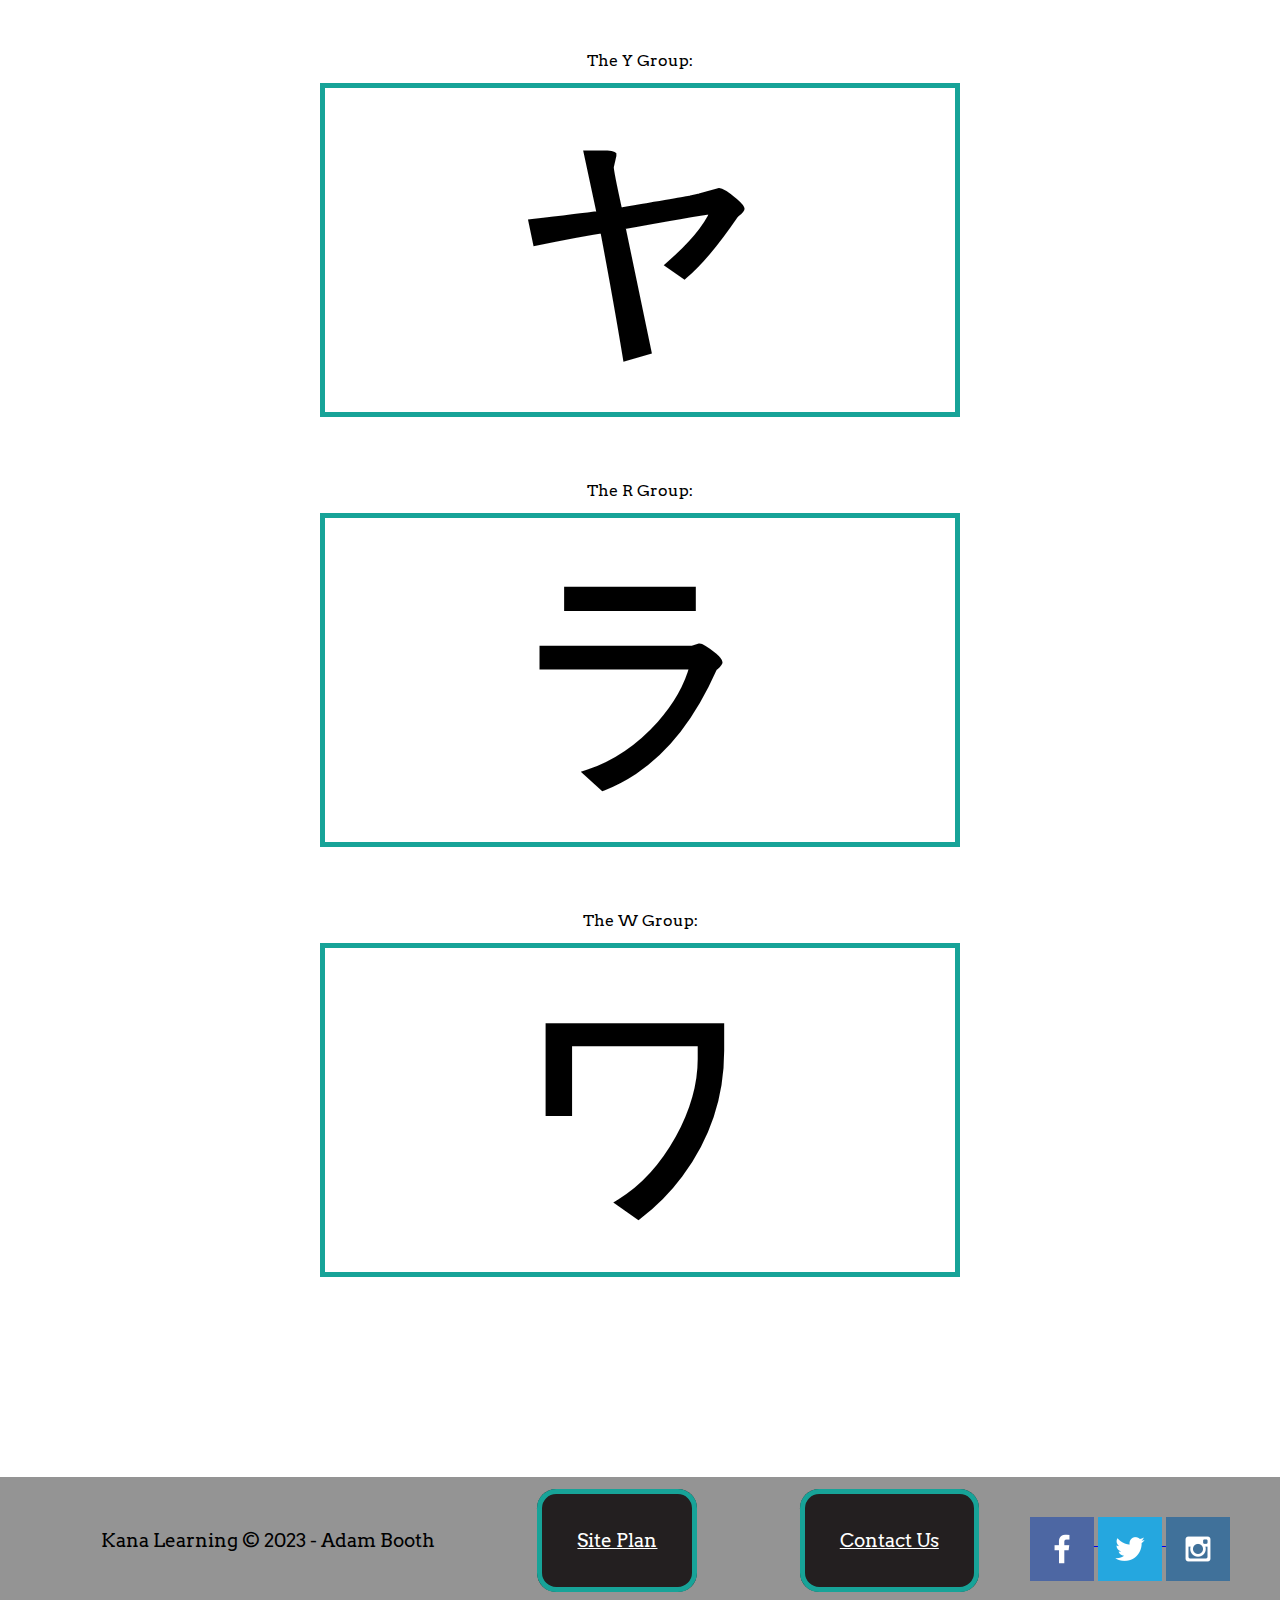
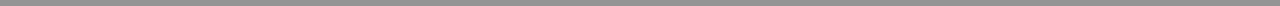
<file: japanese/katakana.html>
<!DOCTYPE html>
<html lang="en">
<head>
    <meta charset="UTF-8">
    <meta http-equiv="X-UA-Compatible" content="IE=edge">
    <meta name="viewport" content="width=device-width, initial-scale=1.0">
    <title>Japanese Alphabet</title>
    <link type="text/css" rel="stylesheet" href="styles/styles.css" />
</head>
<body>
    <div id="content">
    <header>
        <a id="logo_link" href="index.html">
            <img class="logo" src="site-plan-pers/images/kana.png" alt="Hiragana Logo">
        </a>
        <nav id="navbar">
            <a href="index.html">Home</a>
            <a href="hiragana.html">Hiragana</a>
            <a href="katakana.html">Katakana</a>
            
        </nav>
    </header>
    <main>
    <div id="all-flashcards">
        <h2 style="text-align:center">Katakana Flashcards</h2>
        
        <p>The Vowel Group:</p>
            <div class="slideshow-container">
                <div id="a" class="mySlides1">
                    <h3>ア</h3>
                    <div class="overlay">
                        <div class="text">A</div>
                    </div>
                </div>
        
                <div id="i" class="mySlides1">
                    <h3>イ</h3>
                    <div class="overlay">
                        <div class="text">I</div>
                    </div>
                </div>
        
                <div id="u" class="mySlides1">
                    <h3>ウ</h3>
                    <div class="overlay">
                        <div class="text">U</div>
                    </div>
                </div>
        
                <div id="e" class="mySlides1">
                    <h3>エ</h3>
                    <div class="overlay">
                        <div class="text">E</div>
                    </div>
                </div>
        
                <div id="o" class="mySlides1">
                    <h3>オ</h3>
                    <div class="overlay">
                        <div class="text">O</div>
                    </div>
                </div>
                <a class="prev" onclick="plusSlides(-1, 0)">&#10094;</a>
                <a class="next" onclick="plusSlides(1, 0)">&#10095;</a>
              </div>
        
        <p>The K Group:</p>
        <div class="slideshow-container">
            <div id="ka" class="mySlides2">
                <h3>カ</h3>
                <div class="overlay">
                    <div class="text">Ka</div>
                </div>
            </div>
        
            <div id="ki" class="mySlides2">
                <h3>キ</h3>
                <div class="overlay">
                    <div class="text">Ki</div>
                </div>
            </div>
        
            <div id="ku" class="mySlides2">
                <h3>ク</h3>
                <div class="overlay">
                    <div class="text">Ku</div>
                </div>
            </div>
        
            <div id="ke" class="mySlides2">
                <h3>ケ</h3>
                <div class="overlay">
                    <div class="text">Ke</div>
                </div>
            </div>
        
            <div id="ko" class="mySlides2">
                <h3>コ</h3>
                <div class="overlay">
                    <div class="text">Ko</div>
                </div>
            </div>
            <a class="prev" onclick="plusSlides(-1, 1)">&#10094;</a>
            <a class="next" onclick="plusSlides(1, 1)">&#10095;</a>
          </div>
        
          <p>The S Group:</p>
          <div class="slideshow-container">
              <div id="sa" class="mySlides3">
                  <h3>サ</h3>
                  <div class="overlay">
                      <div class="text">Sa</div>
                  </div>
              </div>
          
              <div id="shi" class="mySlides3">
                  <h3>シ</h3>
                  <div class="overlay">
                      <div class="text">Shi</div>
                  </div>
              </div>
          
              <div id="su" class="mySlides3">
                  <h3>ス</h3>
                  <div class="overlay">
                      <div class="text">Su</div>
                  </div>
              </div>
          
              <div id="se" class="mySlides3">
                  <h3>セ</h3>
                  <div class="overlay">
                      <div class="text">Se</div>
                  </div>
              </div>
          
              <div id="so" class="mySlides3">
                  <h3>ソ</h3>
                  <div class="overlay">
                      <div class="text">So</div>
                  </div>
              </div>
              <a class="prev" onclick="plusSlides(-1, 2)">&#10094;</a>
              <a class="next" onclick="plusSlides(1, 2)">&#10095;</a>
            </div>
        
        <p>The T Group:</p>
        <div class="slideshow-container">
            <div id="ta" class="mySlides4">
                <h3>タ</h3>
                <div class="overlay">
                    <div class="text">Ta</div>
                </div>
            </div>
        
            <div id="chi" class="mySlides4">
                <h3>チ</h3>
                <div class="overlay">
                    <div class="text">Chi</div>
                </div>
            </div>
        
            <div id="tsu" class="mySlides4">
                <h3>ツ</h3>
                <div class="overlay">
                    <div class="text">Tsu</div>
                </div>
            </div>
        
            <div id="te" class="mySlides4">
                <h3>テ</h3>
                <div class="overlay">
                    <div class="text">Te</div>
                </div>
            </div>
        
            <div id="to" class="mySlides4">
                <h3>ト</h3>
                <div class="overlay">
                    <div class="text">To</div>
                </div>
            </div>
            <a class="prev" onclick="plusSlides(-1, 3)">&#10094;</a>
            <a class="next" onclick="plusSlides(1, 3)">&#10095;</a>
          </div>
        
          <p>The N Group:</p>
          <div class="slideshow-container">
              <div id="na" class="mySlides5">
                  <h3>ナ</h3>
                  <div class="overlay">
                      <div class="text">Na</div>
                  </div>
              </div>
          
              <div id="ni" class="mySlides5">
                  <h3>二</h3>
                  <div class="overlay">
                      <div class="text">Ni</div>
                  </div>
              </div>
          
              <div id="nu" class="mySlides5">
                  <h3>ヌ</h3>
                  <div class="overlay">
                      <div class="text">Nu</div>
                  </div>
              </div>
          
              <div id="ne" class="mySlides5">
                  <h3>ネ</h3>
                  <div class="overlay">
                      <div class="text">Ne</div>
                  </div>
              </div>
          
              <div id="no" class="mySlides5">
                  <h3>ノ</h3>
                  <div class="overlay">
                      <div class="text">No</div>
                  </div>
              </div>
              <a class="prev" onclick="plusSlides(-1, 4)">&#10094;</a>
              <a class="next" onclick="plusSlides(1, 4)">&#10095;</a>
            </div>
        
        <p>The H Group:</p>
        <div class="slideshow-container">
            <div id="ha" class="mySlides6">
                <h3>ハ</h3>
                <div class="overlay">
                    <div class="text">Ha</div>
                </div>
            </div>
        
            <div id="hi" class="mySlides6">
                <h3>ヒ</h3>
                <div class="overlay">
                    <div class="text">Hi</div>
                </div>
            </div>
        
            <div id="fu" class="mySlides6">
                <h3>フ</h3>
                <div class="overlay">
                    <div class="text">Fu</div>
                </div>
            </div>
        
            <div id="he" class="mySlides6">
                <h3>へ</h3>
                <div class="overlay">
                    <div class="text">He</div>
                </div>
            </div>
        
            <div id="ho" class="mySlides6">
                <h3>ホ</h3>
                <div class="overlay">
                    <div class="text">Ho</div>
                </div>
            </div>
            <a class="prev" onclick="plusSlides(-1, 5)">&#10094;</a>
            <a class="next" onclick="plusSlides(1, 5)">&#10095;</a>
          </div>
        
          <p>The M Group:</p>
          <div class="slideshow-container">
              <div id="ma" class="mySlides7">
                  <h3>マ</h3>
                  <div class="overlay">
                      <div class="text">Ma</div>
                  </div>
              </div>
          
              <div id="mi" class="mySlides7">
                  <h3>ミ</h3>
                  <div class="overlay">
                      <div class="text">Mi</div>
                  </div>
              </div>
          
              <div id="mu" class="mySlides7">
                  <h3>ム</h3>
                  <div class="overlay">
                      <div class="text">Mu</div>
                  </div>
              </div>
          
              <div id="me" class="mySlides7">
                  <h3>メ</h3>
                  <div class="overlay">
                      <div class="text">Me</div>
                  </div>
              </div>
          
              <div id="mo" class="mySlides7">
                  <h3>モン</h3>
                  <div class="overlay">
                      <div class="text">Mo</div>
                  </div>
              </div>
              <a class="prev" onclick="plusSlides(-1, 6)">&#10094;</a>
              <a class="next" onclick="plusSlides(1, 6)">&#10095;</a>
            </div>
        
        <p>The Y Group:</p>
        <div class="slideshow-container">
            <div id="ya" class="mySlides8">
                <h3>ヤ</h3>
                <div class="overlay">
                    <div class="text">Ya</div>
                </div>
            </div>
        
            <div id="yu" class="mySlides8">
                <h3>ユ</h3>
                <div class="overlay">
                    <div class="text">Yu</div>
                </div>
            </div>
        
            <div id="yo" class="mySlides8">
                <h3>ヨ</h3>
                <div class="overlay">
                    <div class="text">Yo</div>
                </div>
            </div>
            <a class="prev" onclick="plusSlides(-1, 7)">&#10094;</a>
            <a class="next" onclick="plusSlides(1, 7)">&#10095;</a>
          </div>
        
          <p>The R Group:</p>
          <div class="slideshow-container">
              <div id="ra" class="mySlides9">
                  <h3>ラ</h3>
                  <div class="overlay">
                      <div class="text">Ra</div>
                  </div>
              </div>
          
              <div id="ri" class="mySlides9">
                  <h3>リ</h3>
                  <div class="overlay">
                      <div class="text">Ri</div>
                  </div>
              </div>
          
              <div id="ru" class="mySlides9">
                  <h3>ル</h3>
                  <div class="overlay">
                      <div class="text">Ru</div>
                  </div>
              </div>
          
              <div id="re" class="mySlides9">
                  <h3>レ</h3>
                  <div class="overlay">
                      <div class="text">Re</div>
                  </div>
              </div>
          
              <div id="ro" class="mySlides9">
                  <h3>ロ</h3>
                  <div class="overlay">
                      <div class="text">Ro</div>
                  </div>
              </div>
              <a class="prev" onclick="plusSlides(-1, 8)">&#10094;</a>
              <a class="next" onclick="plusSlides(1, 8)">&#10095;</a>
            </div>
        
        <p>The W Group:</p>
        <div class="slideshow-container">
            <div id="wa" class="mySlides10">
                <h3>ワ</h3>
                <div class="overlay">
                    <div class="text">Wa</div>
                </div>
            </div>
        
            <div id="wo" class="mySlides10">
                <h3>ヲ</h3>
                <div class="overlay">
                    <div class="text">Wo</div>
                </div>
            </div>
        
            <div id="n" class="mySlides10">
                <h3>ン</h3>
                <div class="overlay">
                    <div class="text">N</div>
                </div>
            </div>
            <a class="prev" onclick="plusSlides(-1, 9)">&#10094;</a>
            <a class="next" onclick="plusSlides(1, 9)">&#10095;</a>
          </div>
        
        
        <script>
        let slideIndex = [1,1,1,1,1,1,1,1,1,1];
        let slideId = ["mySlides1", "mySlides2", "mySlides3", "mySlides4", "mySlides5", "mySlides6", "mySlides7", "mySlides8", "mySlides9", "mySlides10"]
        showSlides(1, 0);
        showSlides(1, 1); 
        showSlides(1, 2);
        showSlides(1, 3);
        showSlides(1, 4);
        showSlides(1, 5);
        showSlides(1, 6);
        showSlides(1, 7);
        showSlides(1, 8);
        showSlides(1, 9);
        
        function plusSlides(n, no) {
          showSlides(slideIndex[no] += n, no);
        }
        
        function showSlides(n, no) {
          let i;
          let x = document.getElementsByClassName(slideId[no]);
          if (n > x.length) {slideIndex[no] = 1}    
          if (n < 1) {slideIndex[no] = x.length}
          for (i = 0; i < x.length; i++) {
             x[i].style.display = "none";  
          }
          x[slideIndex[no]-1].style.display = "block";  
        }
        </script>
    </div>
    </main>
</div>
<footer>
    <p>Kana Learning &copy; 2023 - Adam Booth</p>
    <p><a href="site-plan-pers/site-plan.html">Site Plan</a></p>
    <p><a href="contactus.html">Contact Us</a></p>
    <div class="social">
        <a href="https://facebook.com">
            <img src="images/facebook.png" alt="fb icon">
        </a>
        <a href="https://twitter.com">
            <img src="images/twitter.png" alt="twitter icon">
        </a>
        <a href="https://instagram.com">
            <img src="images/instagram.png" alt="instagram icon">
        </a>
    </div>
  </footer>
</body>
</html>
</file>
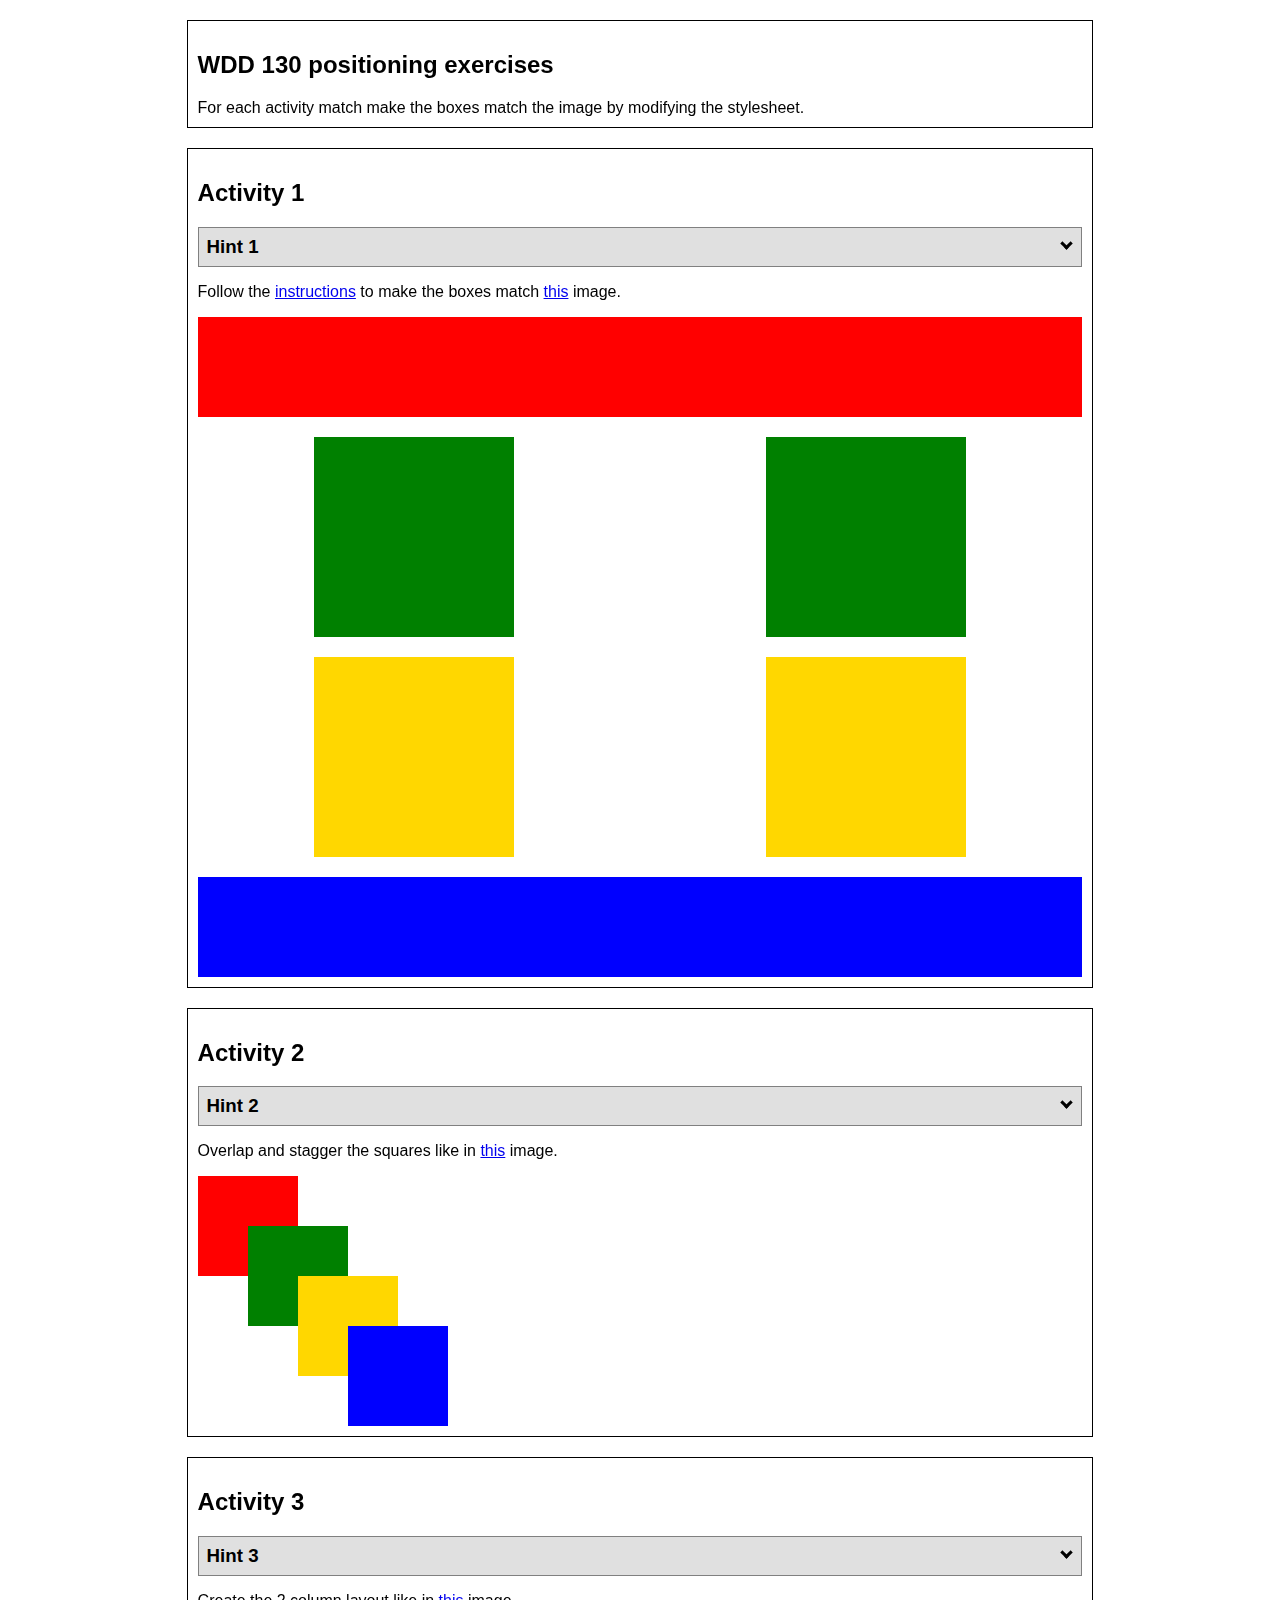
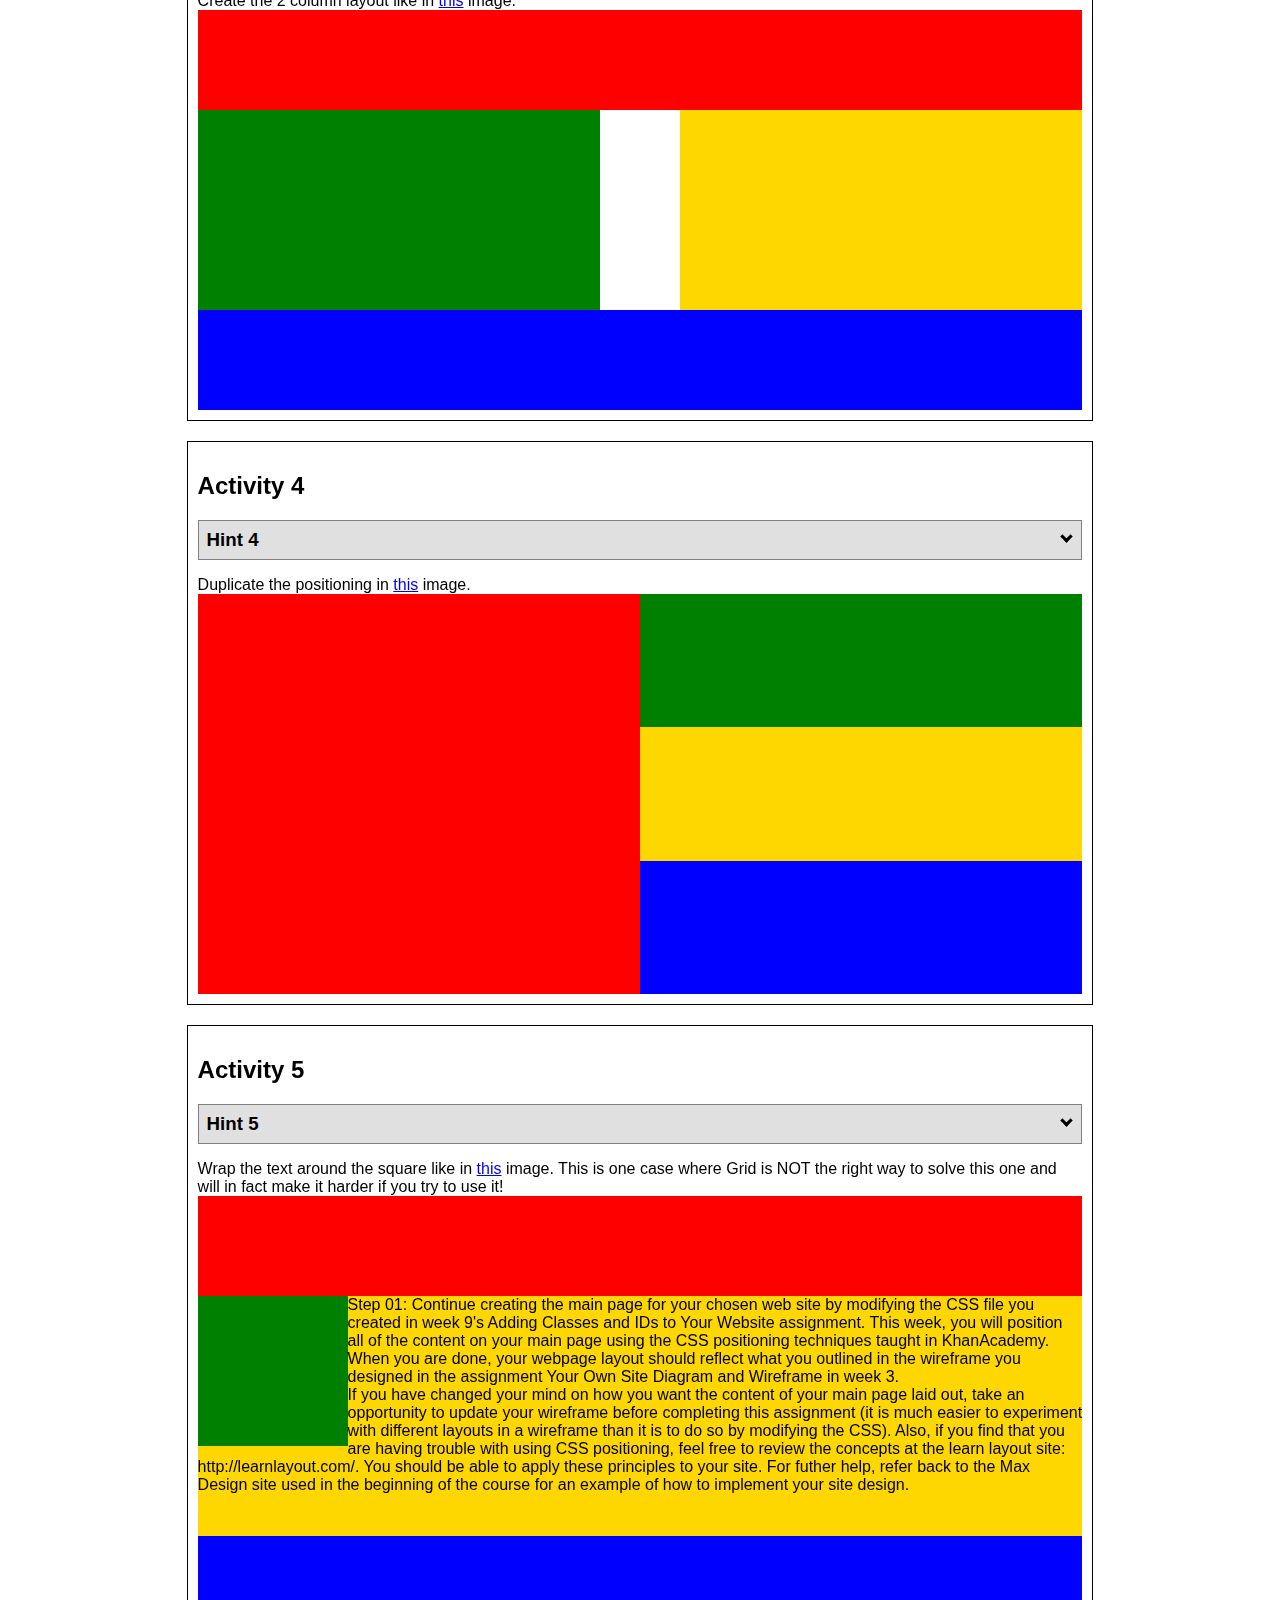
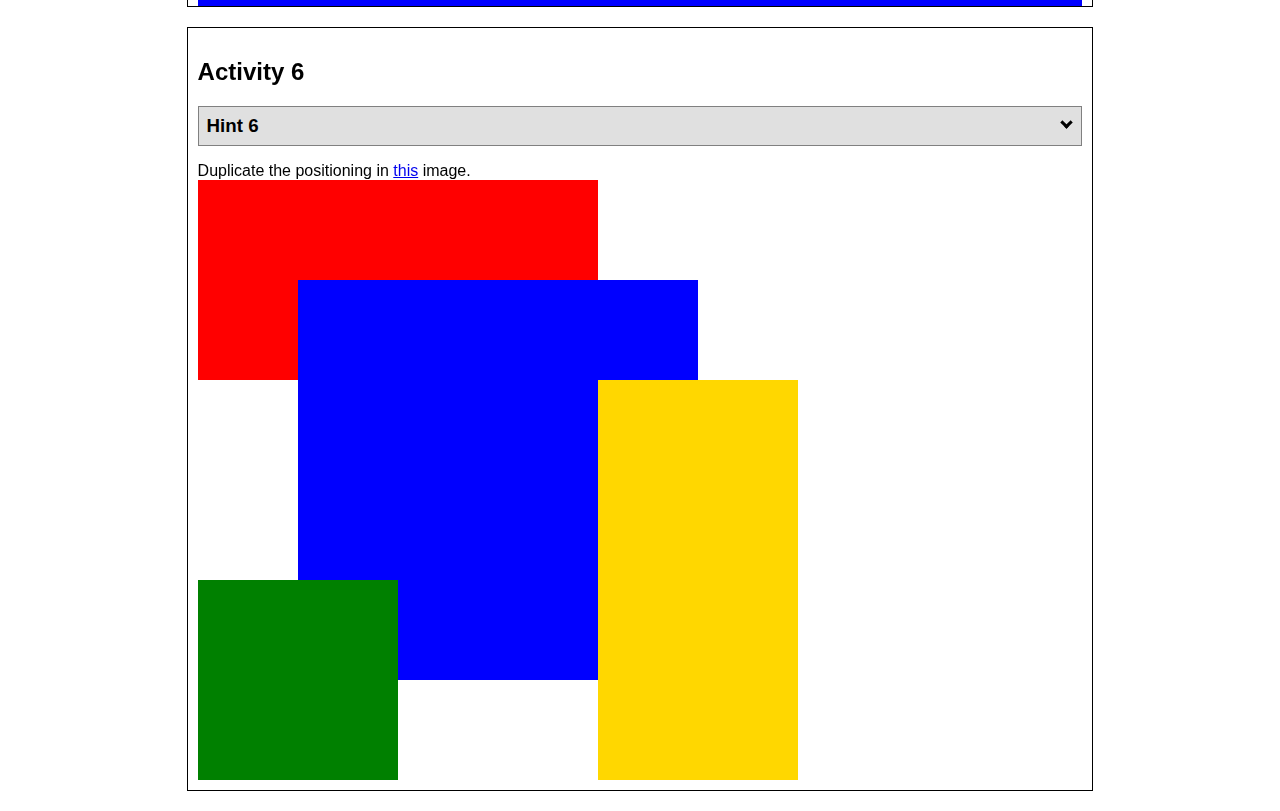
<file: positioning/positioning.html>
<!DOCTYPE html>
<html lang="en">
  <head>
    <!-- HTML - Name: positioning.html -->
    <title>Positioning Activity</title>
    <link rel="stylesheet" type="text/css" href="positionstyles.css" />
  </head>
  <body>
    <div class="activity">
      <h2>WDD 130 positioning exercises</h2>
      For each activity match make the boxes match the image by modifying the stylesheet.</div>
    <div class="activity">
      <h2>Activity 1</h2>
      <section class="hint"><input type="checkbox" ><i></i> <h3>Hint 1</h3><div><p>Check out the <a href="https://byui-wdd.github.io/wdd130/activities/w06-css-positioning.html" target="_blank">activity instructions</a> in Ilearn!</p></div></section>
      <p>Follow the <a href="https://byui-wdd.github.io/wdd130/activities/w06-css-positioning.html" target="_blank">instructions</a> to make the boxes match  <a href="https://byui-wdd.github.io/wdd130/images/example1.png" target="_blank">this</a> image.</p>
      <div class="content1" >
        <div class="red1" ></div>
        <div class="green1" ></div>
        <div class="green1" ></div>
        <div class="yellow1"></div>
        <div class="yellow1"></div>
        <div class="blue1"></div>
      </div>
    </div>
    <div class="activity">
      <h2>Activity 2</h2>
      <section class="hint"><input type="checkbox" > <h3>Hint 2</h3><i></i><div>
      <ul>
      <li>grid-template-columns: 50px 50px 50px 50px 50px </li></ul></div></section>
      <p>Overlap and stagger the squares like in <a href="https://byui-wdd.github.io/wdd130/images/example2.png" target="_blank">this</a> image.</p>
      <div class="content2" >
        <div class="red2" ></div>
        <div class="green2" ></div>
        <div class="yellow2"></div>
        <div class="blue2"></div>
      </div>
    </div>
    <div class="activity">
      <h2>Activity 3</h2>
      <section class="hint"><input type="checkbox" > <h3>Hint 3</h3><i></i><div><p>This one is going to be best solved with CSS Grid. Remember to make the boxes the right width first...then start moving them around. </p><h4>Properties used:</h4><ul><li>display:grid;</li><li>grid-template-columns:</li><li>grid-column-gap:</li>
        <li>grid-column:</li>  </ul></div></section>
      Create the 2 column layout like in <a href="https://byui-wdd.github.io/wdd130/images/example3.png" target="_blank">this</a>  image.
      <div class="content3" >
        <div class="red3" ></div>
        <div class="green3" ></div>
        <div class="yellow3"></div>
        <div class="blue3"></div>
      </div>
    </div>
    <div class="activity">
      <h2>Activity 4</h2>
      <section class="hint"><input type="checkbox" > <h3>Hint 4</h3><i></i><div><p>For the others we have been primarily concerned with width. For this one you will need to adjust height as well. </p><h4>Properties used:</h4><ul><li>display:grid;</li><li>grid-template-columns:</li><li>grid-row:</li></ul></div></section>
      Duplicate the positioning in <a href="https://byui-wdd.github.io/wdd130/images/example4.png" target="_blank">this</a> image. 
      <div class="content4" >
        <div class="red4" ></div>
        <div class="green4" ></div>
        <div class="yellow4"></div>
        <div class="blue4"></div>
      </div>
    </div>

    <div class="activity">
      <h2>Activity 5</h2>
      <section class="hint"><input type="checkbox" > <h3>Hint 5</h3><i></i><div><p>Grid is <strong>not</strong> the right way to do this.  In fact there is only one way to really do that...and that is with float. Remember that we float the thing we want the text to wrap around.  Also remember to start by making all the shapes the right size and shape.</p><h4>Properties used:</h4><ul><li>float: left;</li></ul></div></section>
      Wrap the text around the square like in <a href="https://byui-wdd.github.io/wdd130/images/example5.png" target="_blank">this</a> image. This is one case where Grid is NOT the right way to solve this one and will in fact make it harder if you try to use it!
      <div class="content5" >
        <div class="red5" ></div>
        <div class="green5" ></div>
        <div class="yellow5">Step 01: Continue creating the main page for your chosen web site by modifying the CSS file you created in week 9's Adding Classes and IDs to Your Website assignment. This week, you will position all of the content on your main page using the CSS positioning techniques taught in KhanAcademy. When you are done, your webpage layout should reflect what you outlined in the wireframe you designed in the assignment Your Own Site Diagram and Wireframe in week 3. <br />
          If you have changed your mind on how you want the content of your main page laid out, take an opportunity to update your wireframe before completing this assignment (it is much easier to experiment with different layouts in a wireframe than it is to do so by modifying the CSS). Also, if you find that you are having trouble with using CSS positioning, feel free to review the concepts at the learn layout site: http://learnlayout.com/. You should be able to apply these principles to your site. For futher help, refer back to the Max Design site used in the beginning of the course for an example of how to implement your site design.</div>
        <div class="blue5"></div>
      </div>
    </div>
    <div class="activity">
      <h2>Activity 6</h2>
      <section class="hint"><input type="checkbox" > <h3>Hint 6</h3><i></i><div><p>This one is all about visualizing the grid behind the layout. If you are having a hard time doing that first: all the sizes are even multiples of 100, and second here is another example with the lines drawn: <a href="https://byui-wdd.github.io/wdd130/images/example6-hint.png" target="_blank">example 6 with lines</a>. For this one you will find it easiest if you use px for the column width. You can also use <kbd>z-index</kbd> to control the element layering.    </p><h4>Properties used:</h4><ul><li>display:grid;</li><li>grid-template-columns:</li><li>grid-column:</li><li>grid-row:</li><li><a href="https://www.w3schools.com/cssref/pr_pos_z-index.asp" target="_blank">z-index:</a></li></ul></div></section>
      Duplicate the positioning in <a href="https://byui-wdd.github.io/wdd130/images/example6.png" target="_blank">this</a> image.
      <div class="content6" >
        <div class="red6" ></div>
        <div class="green6" ></div>
        <div class="yellow6"></div>
        <div class="blue6"></div>
      </div>
    </div>
  </body>
</html>
</file>
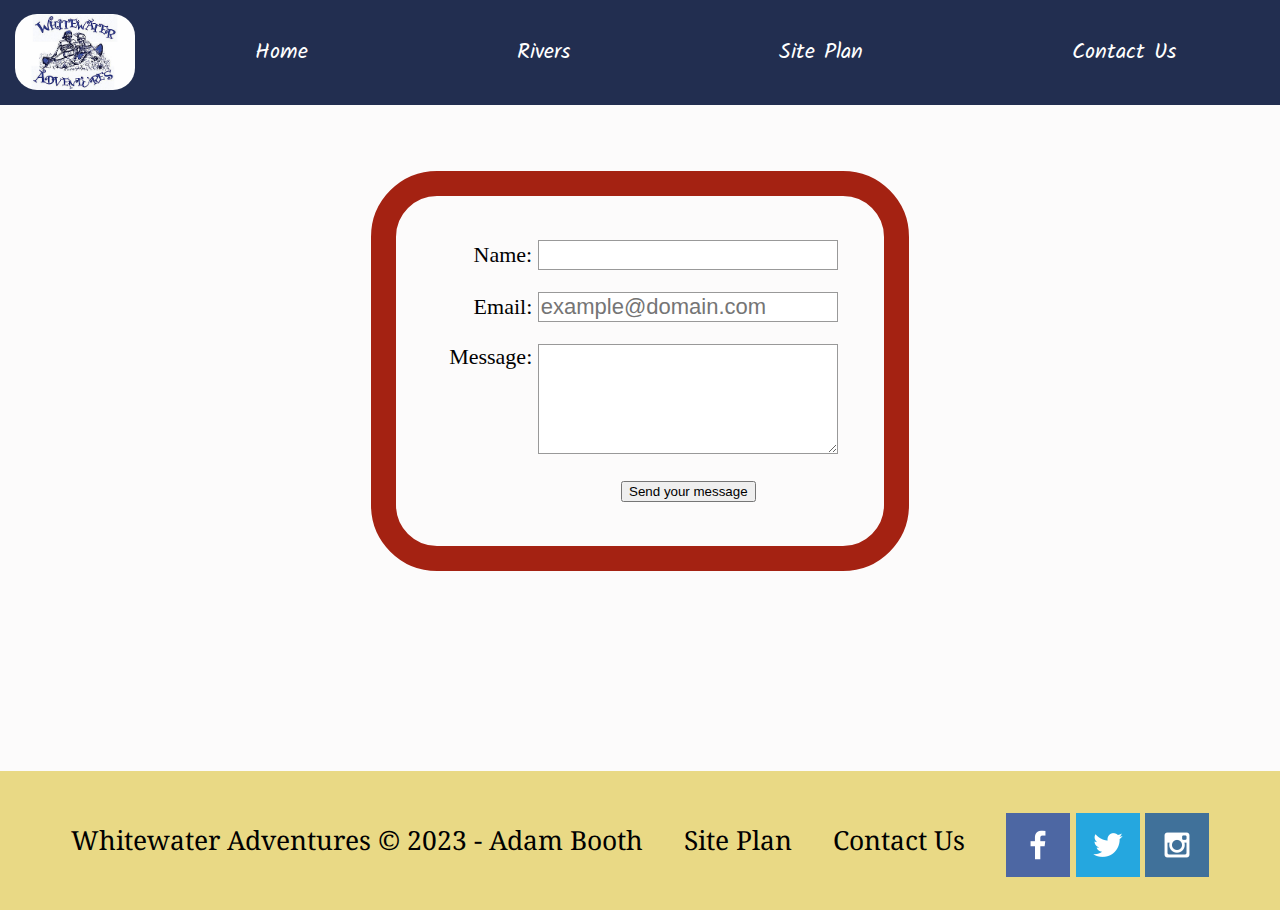
<file: wwr/contactus.html>
<!DOCTYPE html>
<html lang="en">
<head>
    <meta charset="UTF-8">
    <meta http-equiv="X-UA-Compatible" content="IE=edge">
    <meta name="viewport" content="width=device-width, initial-scale=1.0">
    <title>Whitewater Rafting Vacations | Whitewater Adventures | Home</title>
    <link type="text/css" rel="stylesheet" href="styles/style.css" />
</head>
<body>
    <div id="content">
    <header>
        <a id="logo_link" href="index.html">
            <img class="logo" src="image/skelletons.jpg" alt="Whitewater Adventures">
        </a>
        <nav id="navbar">
            <a href="index.html">Home</a>
            <a href="rivers.html">Rivers</a>
            <a href="site-plan-rafting.html">Site Plan</a>
            <a href="contactus.html">Contact Us</a>
        </nav>
    </header>
    <main>
        <div id="feedback"></div>    
        <form action="#" method="post">
            <ul>
                <li>
                  <label for="name">Name:</label>
                  <input type="text" id="name" name="user_name" required/>
                </li>
                <li>
                  <label for="mail">Email:</label>
                  <input type="email" id="mail" name="user_email" placeholder="example@domain.com"/>
                </li>
                <li>
                  <label for="msg">Message:</label>
                  <textarea id="msg" name="user_message"></textarea>
                </li>
                <li class="button">
                    <button type="submit">Send your message</button>
                </li>
            </ul>
        </form>
    </main>
    <footer>
        <p>Whitewater Adventures &copy; 2023 - Adam Booth</p>
        <p><a href="site-plan-rafting.html">Site Plan</a></p>
        <p><a href="contactus.html">Contact Us</a></p>
        <div class="social">
            <a href="https://facebook.com">
                <img src="image/facebook.png" alt="fb icon">
            </a>
            <a href="https://twitter.com">
                <img src="image/twitter.png" alt="twitter icon">
            </a>
            <a href="https://instagram.com">
                <img src="image/instagram.png" alt="instagram icon">
            </a>
        </div>
    </footer>
    </div>
</body>
<script>
    // get the feedback div element so we can do something with it.
    const feedbackElement = document.getElementById('feedback');
    // get the form so we can read what was entered in it.
    const formElement = document.forms[0];
    // add a 'listener' to wait for a submission of our form. When that happens run the code below.
    formElement.addEventListener('submit', function(e) {
        // stop the form from doing the default action.
        e.preventDefault();
        // set the contents of our feedback element to a message letting the user know the form was submitted successfully. Notice that we pull the name that was entered in the form to personalize the message!
        feedbackElement.innerHTML = 'Hello '+ formElement.user_name.value +'! Thank you for your message. We will get back with you as soon as possible!';
        // make the feedback element visible.
        feedbackElement.style.display = "block";
        // add a class to move everything down so our message doesn't cover it.
        document.body.classList.toggle('moveDown');
    });
</script>
</html>
</file>
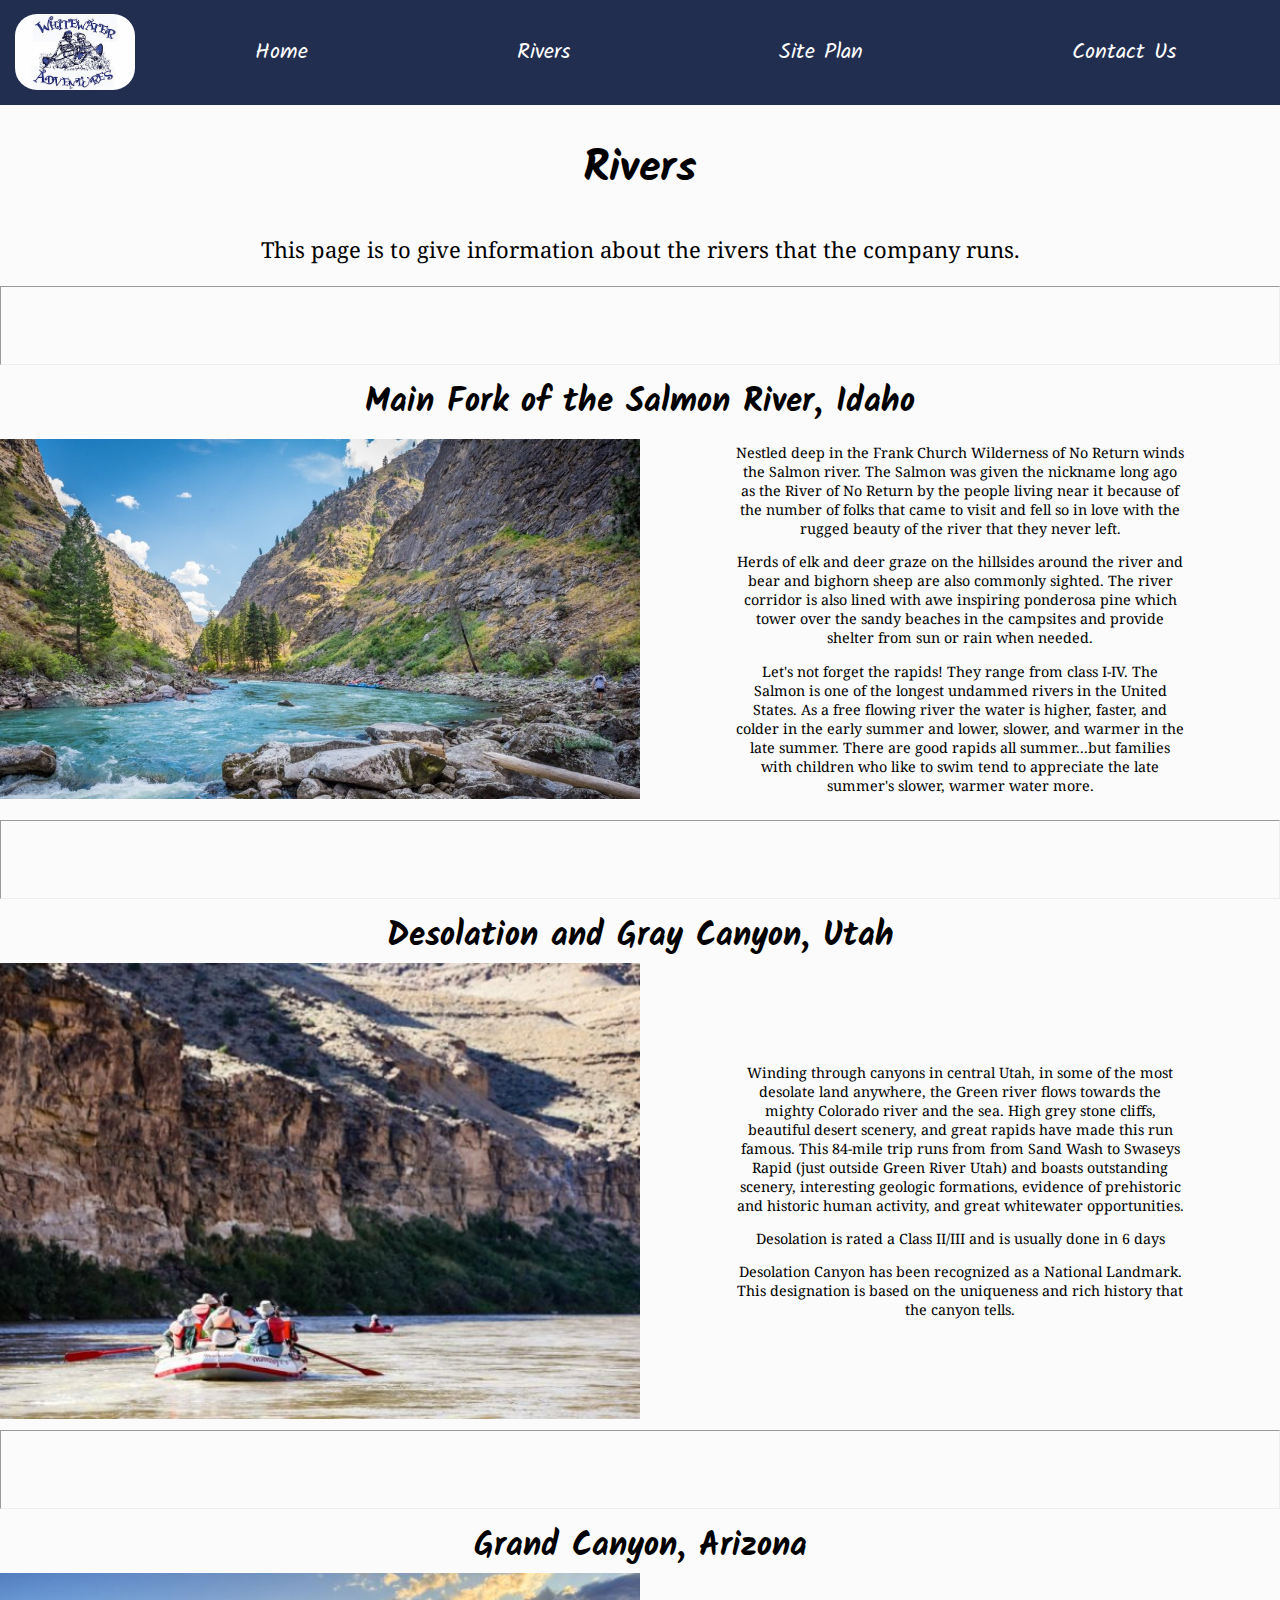
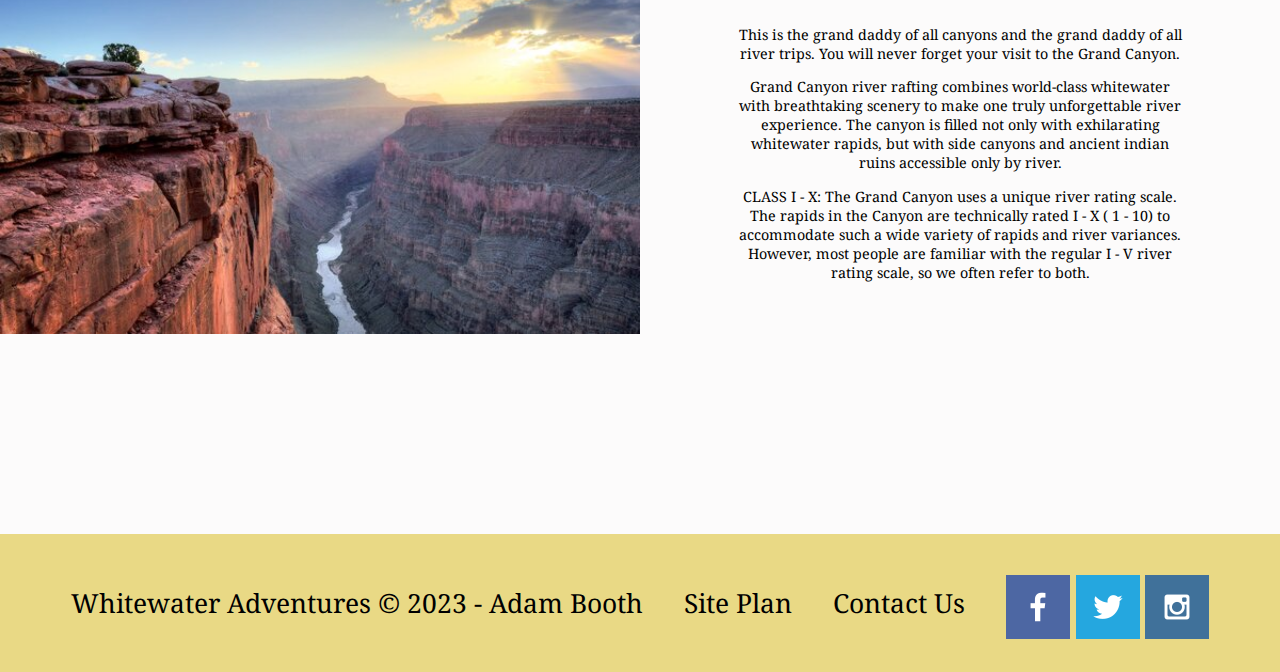
<file: wwr/rivers.html>
<!DOCTYPE html>
<html lang="en">
<head>
    <meta charset="UTF-8">
    <meta http-equiv="X-UA-Compatible" content="IE=edge">
    <meta name="viewport" content="width=device-width, initial-scale=1.0">
    <title>Whitewater Rafting Vacations | Whitewater Adventures | Home</title>
    <link type="text/css" rel="stylesheet" href="styles/style.css" />
</head>
<body>
    <div id="content">
    <header>
        <a id="logo_link" href="index.html">
            <img class="logo" src="image/skelletons.jpg" alt="Whitewater Adventures">
        </a>
        <nav id="navbar">
            <a href="index.html">Home</a>
            <a href="rivers.html">Rivers</a>
            <a href="site-plan-rafting.html">Site Plan</a>
            <a href="contactus.html">Contact Us</a>
        </nav>
    </header>
    <h1 class="rivers-title">Rivers</h1>
    
    <main>
        <div class="rivers-group">
            <p>This page is to give information about the rivers that the company runs.</p>
            <hr>
            <h2>Main Fork of the Salmon River, Idaho</h2>
            <div class="text-grid">
                <img class="rivers-img" src="image/rsz_salmon.jpg" alt="Salmon River">
                <div class="rivers-text">
                    <p>Nestled deep in the Frank Church Wilderness of No Return winds the Salmon river. The Salmon was given the nickname long ago as the River of No Return by the people living near it because of the number of folks that came to visit and fell so in love with the rugged beauty of the river that they never left.
                    </p>
                    <p>
                        Herds of elk and deer graze on the hillsides around the river and bear and bighorn sheep are also commonly sighted. The river corridor is also lined with awe inspiring ponderosa pine which tower over the sandy beaches in the campsites and provide shelter from sun or rain when needed.
                    </p>
                    <p>
                        Let's not forget the rapids! They range from class I-IV. The Salmon is one of the longest undammed rivers in the United States. As a free flowing river the water is higher, faster, and colder in the early summer and lower, slower, and warmer in the late summer. There are good rapids all summer...but families with children who like to swim tend to appreciate the late summer's slower, warmer water more.
                    </p>
                </div>
            </div>
            <hr>
            <h2>Desolation and Gray Canyon, Utah</h2>
            <div class="text-grid">
                <img class="rivers-img" src="image/grey canyon.jpg" alt="Gray Canyon">
                <div class="rivers-text">
                    <p>
                        Winding through canyons in central Utah, in some of the most desolate land anywhere, the Green river flows towards the mighty Colorado river and the sea. High grey stone cliffs, beautiful desert scenery, and great rapids have made this run famous. This 84-mile trip runs from from Sand Wash to Swaseys Rapid (just outside Green River Utah) and boasts outstanding scenery, interesting geologic formations, evidence of prehistoric and historic human activity, and great whitewater opportunities.
                    </p>
                    <p>
                        Desolation is rated a Class II/III and is usually done in 6 days
                    </p>
                    <p>
                        Desolation Canyon has been recognized as a National Landmark.  This designation is based on the uniqueness and rich history that the canyon tells.
                    </p>
                </div>
            </div>
            <hr>
            <h2>Grand Canyon, Arizona</h2> 
            <div class="text-grid"> 
                <img class="rivers-img" src="image/rsz_grand_canyon.jpg" alt="Grand Canyon"> 
                <div class="rivers-text">
                    <p>
                        This is the grand daddy of all canyons and the grand daddy of all river trips. You will never forget your visit to the Grand Canyon.
                    </p>
                    <p>
                        Grand Canyon river rafting combines world-class whitewater with breathtaking scenery to make one truly unforgettable river experience. The canyon is filled not only with exhilarating whitewater rapids, but with side canyons and ancient indian ruins accessible only by river.
                    </p>
                    <p>
                        CLASS I - X: The Grand Canyon uses a unique river rating scale. The rapids in the Canyon are technically rated I - X ( 1 - 10) to accommodate such a wide variety of rapids and river variances. However, most people are familiar with the regular I - V river rating scale, so we often refer to both.
                    </p>
                </div>
            </div>
        </div>     
    </main>
    <footer>
        <p>Whitewater Adventures &copy; 2023 - Adam Booth</p>
        <p><a href="site-plan-rafting.html">Site Plan</a></p>
        <p><a href="contactus.html">Contact Us</a></p>
        <div class="social">
            <a href="https://facebook.com">
                <img src="image/facebook.png" alt="fb icon">
            </a>
            <a href="https://twitter.com">
                <img src="image/twitter.png" alt="twitter icon">
            </a>
            <a href="https://instagram.com">
                <img src="image/instagram.png" alt="instagram icon">
            </a>
        </div>
    </footer>
    </div>
</body>
</html>
</file>
<file: japanese/styles/styles.css>
@import url('https://fonts.googleapis.com/css2?family=Arvo&family=Labrada&family=Oswald:wght@300&family=Zen+Maru+Gothic&display=swap');
h1, h2 {
    font-family: "Labrada", Helvetica, sans-serif;

}
#all-flashcards p {
  margin-top: 5%;
  margin-bottom: 1%;
}
#main-grid p:nth-of-type(1) {
  margin-bottom: 5%;
  line-height: 1.5;
}
nav a {
  color: white;
  padding: 35px;
  border-radius: 1em;
  border: 5px solid #00000000;
  text-decoration: none;
  font-size: 1.5em;
}
nav {
  display: flex;
  justify-content: space-around;
  
}

nav a:hover {
  background-color: #17A398;
  color: #231f20;
  border: 5px solid #17A398;
  box-sizing: border-box;
}
body {
  margin: 0;
}

p {
    max-width: 70%;
    font-family: "Arvo", Helvetica, sans-serif;
    text-align: center;
    margin: 0 auto;
}
header {
    background-color:#231f20;
    display: grid;
    grid-template-columns: 150px auto;
}
.logo {
    width: 120px;
    border-radius: 1em;
    border: 5px solid #17A398;
}
#logo_link {
    padding-top: 5px;
    justify-self: center;
    align-self: center;
    
}
#main-grid {
    margin: 0 auto;
    text-align: center;
}

h3{
    font-size: 10em;
    width: 50%;
    margin: 0 auto;
}



  * {box-sizing: border-box}
  .mySlides1, .mySlides2, .mySlides3, .mySlides4, .mySlides5, .mySlides6, .mySlides7, .mySlides8, .mySlides9, .mySlides10 {
      display: none;
  }
  img {vertical-align: middle;}
  
  /* Slideshow container */
  .slideshow-container {
    max-width: 1000px;
    width: 50%;
    position: relative;
    margin: auto;
    border: 5px solid #17A398;
  }
  
  /* Next & previous buttons */
  .prev, .next {
    cursor: pointer;
    position: absolute;
    top: 50%;
    width: auto;
    padding: 16px;
    margin-top: -22px;
    color: white;
    font-weight: bold;
    font-size: 18px;
    transition: 0.6s ease;
    border-radius: 0 3px 3px 0;
    user-select: none;
  }
  
  /* Position the "next button" to the right */
  .next {
    right: 0;
    border-radius: 3px 0 0 3px;
  }
  
  h3 {
      font-size: 15em;
      display: block;
      width: 100%;
      height: auto;
      text-align: center;
  }
  
  .text {
    color: white;
    font-size: 13em;
    position: absolute;
    top: 50%;
    left: 50%;
    -webkit-transform: translate(-50%, -50%);
    -ms-transform: translate(-50%, -50%);
    transform: translate(-50%, -50%);
    text-align: center;
  }
  
  .overlay {
    position: absolute;
    top: 0;
    bottom: 0;
    left: 0;
    right: 0;
    height: 100%;
    width: 100%;
    opacity: 0;
    transition: .5s ease;
    background-color: #231f20;
  }


  #a:hover .overlay, #i:hover .overlay, #u:hover .overlay, #e:hover .overlay, #o:hover .overlay {
    opacity: 1;
  }
  #ka:hover .overlay, #ki:hover .overlay, #ku:hover .overlay, #ke:hover .overlay, #ko:hover .overlay {
    opacity: 1;
  }
  #sa:hover .overlay, #shi:hover .overlay, #su:hover .overlay, #se:hover .overlay, #so:hover .overlay {
    opacity: 1;
  }
  #ta:hover .overlay, #chi:hover .overlay, #tsu:hover .overlay, #te:hover .overlay, #to:hover .overlay {
    opacity: 1;
  }
  #na:hover .overlay, #ni:hover .overlay, #nu:hover .overlay, #ne:hover .overlay, #no:hover .overlay {
    opacity: 1;
  }
  #ha:hover .overlay, #hi:hover .overlay, #fu:hover .overlay, #he:hover .overlay, #ho:hover .overlay {
    opacity: 1;
  }
  #ma:hover .overlay, #mi:hover .overlay, #mu:hover .overlay, #me:hover .overlay, #mo:hover .overlay {
    opacity: 1;
  }
  #ya:hover .overlay, #yu:hover .overlay, #yo:hover .overlay {
    opacity: 1;
  }
  #ra:hover .overlay, #ri:hover .overlay, #ru:hover .overlay, #re:hover .overlay, #ro:hover .overlay {
    opacity: 1;
  }
  #wa:hover .overlay, #wo:hover .overlay, #n:hover .overlay {
    opacity: 1;
  }
  
  
  /* On hover, add a grey background color */
  .prev:hover, .next:hover {
    background-color: #f1f1f1;
    color: black;
  }

#kana-grid {
  display: grid;
  grid-template-columns: 1fr 1fr;
  grid-template-rows: 5% 1fr .75fr;
  gap: 5% 5%;
}
#kana-grid h3:nth-of-type(1) {
  grid-column: 1/2;
  grid-row: 1/2;
}
#kana-grid img:nth-of-type(1) {
  grid-column: 1/2;
  grid-row: 2/3;
  width: 100%;
}
#kana-grid h3:nth-of-type(2) {
  grid-column: 2/3;
  grid-row: 1/2;
}
#kana-grid img:nth-of-type(2) {
  grid-column: 2/3;
  grid-row: 2/3;
  width: 100%;
  
}

#kana-grid p:nth-of-type(1) {
  grid-column: 1/2;
  grid-row: 3/4;
}
#kana-grid p:nth-of-type(2) {
  grid-column: 2/3;
  grid-row: 3/4;
}

footer {
  background-color: #949494;
  padding: 25px 50px;
  margin-top: 200px;
  display: flex;
  justify-content: space-around;
  align-items: center;
  margin-bottom: 0;
}
footer .social img {
  padding-top: 15px;
}
footer {
  color: black;
}

footer p a:hover {
  color: black;
  background-color: #17A398;
  border: 5px solid #00000000;
}
footer p {
  font-size: 1.2em;
}    

footer p a {
  color: white;
  background-color: #231f20;
  padding: 35px;
  border-radius: 1em;
  border: 5px solid #17A398;
}
#social {
  color: #949494;
  background-color: #949494;
  padding: 20px;
}
</file>
<file: wwr/styles/style.css>
@import url('https://fonts.googleapis.com/css2?family=Kalam&family=Noto+Serif&display=swap');
:root {
  --heading-font: "Kalam";
  --paragraph-font: "Noto Serif", Helvetica, sans-serif;
}
h1.home-title {
    color: white;
}
.home-title, .rivers-title, h2, #navbar {
    font-family: 'Kalam', Helvetica, sans-serif;
}
h4, .button-box, p, .join {
    font-family: "Noto Serif", Helvetica, sans-serif;
}

div#content {
    max-width: 1600px;
    display: block;
    margin: 0 auto;
}
.rivers-title, nav a, #hero-msg h1, #hero-msg h4, .button-box, main {
    text-align: center;
}
#background {
    height: 725px;
}

body {
    background-color: #fcfbfb;
    font-size: 22px;
    margin: 0;
    padding: 0;
}
h2 {
    margin: 0;
}
header {
    background-color:#222E50;
    display: grid;
    grid-template-columns: 150px auto;
}
nav a {
    color: white;
    padding: 35px;
}

nav {
    display: flex;
    justify-content: space-around;
}
nav a:hover {
    background-color: #E9D985;
    color: #222E50;
}
.book, .join{
    background-color: #E9D985;
    color: black;
    font-size: 18px;
    padding: 15px 30px;
    margin-top: 50px;
    border-radius: 5px;
}
.book:hover, .join:hover {
    background-color: #222E50;
    color: white;
}
#background {
    background-color: #A42212;
}
.msg {
    background-color: #E9D985;
    line-height: 1.5em;
    padding: 35px;
    grid-column: 6/10;
    grid-row: 6/7;
    box-shadow: 5px 5px 10px #6f7364;
}
.msg p {
    font-size: .8em;
    padding-bottom: 15px;
}
footer {
    background-color: #E9D985;
    padding: 25px 50px;
    margin-top: 200px;
    display: flex;
    justify-content: space-around;
    align-items: center;
}
footer .social img {
    padding-top: 15px;
}

.home-title, h4{
    color: black;
}

footer, footer a {
    color: black;
}

footer a:hover {
    color: white;
    background-color: #222E50;
}

.logo {
    width: 120px;
    border-radius: 1em;
}
#logo_link {
    padding-top: 5px;
    justify-self: center;
    align-self: center;
    
}
.icon {
    width: 80px;
    padding-top: 10px;
}
#hero {
    display: grid;
    grid-template-columns: 1fr 3fr 1fr;
    margin-top: -100px; 
}
#hero-img {
    width: 100%;
}
#hero-box {
    grid-column: 1/4;
    grid-row: 1/3;
    z-index: -1;
}
#hero-msg h4 {
    color: white;
}
#hero-msg {
    grid-column: 2/3;
    grid-row: 1/2;
    margin-top: 100px;
}
nav a, .book, .join, footer a {
    text-align: center;
    text-decoration: none;
}  
footer p {
    font-size: 1.2em;
}    
footer p a:hover {
    text-decoration: underline;
}  
.home-title {
    margin-top: 10px;
}
.rivers-card, .camping-card, .rapids-card {
    margin: 200px 0;
}
.card-img {
    border: 10px solid #E9D985;
    transition: transform .5s;
    box-shadow: 5px 5px 10px #6f7364;
}
.card-img:hover {
    opacity: .6;
    transform: scale(1.1);
}
main section img {
    box-sizing: border-box;
}
main.home-grid {
    display: grid;
    grid-template-columns: repeat(10, 1fr);
}
.card-img, .mountains {
    width: 100%;
}
.rivers-card {
    grid-column: 2/4;
    grid-row: 2/3;
}
.camping-card {
    grid-column: 5/7;
    grid-row: 2/3;
}
.rapids-card {
    grid-column: 8/10;
    grid-row: 2/3;
}
#background {
    grid-column: 1/11;
    grid-row: 4/9;
}
.mountains {
    grid-column: 2/7;
    grid-row: 5/8;
    box-shadow: 5px 5px 10px #6f7364;

}


hr {
    padding: 3%;
}

div.rivers-text {
    width: 70%;
    text-align: center;
    margin: 0 auto;
    font-size: .65em;
    grid-column: 2/3;
}

div.text-grid {
    display: grid;
    grid-template-columns: 1fr 1fr;
    justify-items: center;
    align-items: center;
    
}




.rivers-img {
    width:100%;
    grid-column: 1/2;
    grid-row: 1/2;
}

@media screen and (max-width: 900px) {
    #hero, .home-grid {
        display: block;
        height: auto;
    }
    nav, footer {
        flex-direction: column;
    }
    nav a {
        display: block;
        padding: 15px;
    }
    #hero {
        margin-top: 0;
    }
    #hero-msg {
        margin-top: 0;
    }
    #hero-msg h4 {
        display: none;
    }
    .home-title {
        font-size: 25px;
        color: #6f7364;
    }
    .rivers-card, .camping-card, .rapids-card { 
        margin: 50px auto;
        width: 60%;
    }
    #background {
        display: none;
    }
    .mountains, .msg {
        width: 80%;
        display: block;
        margin: 0 auto;
    }
    footer {
        margin-top: 25px;
    }
}

form {
    /* Center the form on the page */
    margin: 0 auto;
    width: 400px;
    /* Form outline */
    padding: 2em;
    border: 1px solid #ccc;
    border-radius: 3em;
    margin-top: 3em;
    border: 25px solid #A42212;
    
  }
  
  ul {
    list-style: none;
    padding: 0;
    margin: 0;
  }
  
  form li + li {
    margin-top: 1em;
  }
  
  label {
    /* Uniform size & alignment */
    display: inline-block;
    width: 90px;
    text-align: right;
  }
  
  input,
  textarea {
    /* To make sure that all text fields have the same font settings
       By default, textareas have a monospace font */
    font: 1em sans-serif;
  
    /* Uniform text field size */
    width: 300px;
    box-sizing: border-box;
  
    /* Match form field borders */
    border: 1px solid #999;
  }
  
  input:focus,
  textarea:focus {
    /* Additional highlight for focused elements */
    border-color: #000;
  }
  
  textarea {
    /* Align multiline text fields with their labels */
    vertical-align: top;
  
    /* Provide space to type some text */
    height: 5em;
  }
  
  .button {
    /* Align buttons with the text fields */
    padding-left: 90px; /* same size as the label elements */
  }
  
  button {
    /* This extra margin represent roughly the same space as the space
       between the labels and their text fields */
    margin-left: 0.5em;
  }

  
#feedback {
    background-color: #A42212;
    position: absolute;
    top: 0;
    left: 0;
    right: 0;
    padding: .5em;
    /* make this element invisible until we are ready for it */
    display: none;      
}
.moveDown {
    margin-top: 3em;
}
</file>
<file: positioning/positionstyles.css>
/* CSS - Name: "positionstyles.css" */
/* Activity 1 styles */
.content1 {
  /* This is the parent of the activity 1 boxes. */
  display: grid;
  grid-template-columns: 1fr 1fr;
  grid-gap: 20px;
  justify-items: center;
}
.red1 { 
  width: 100%; 
  height: 100px; 
  background-color: red; 
  grid-column: 1/3;

} 
.green1 {
  width: 200px; 
  height: 200px; 
  background-color: green; 

} 
.yellow1 {
  width: 200px; 
  height: 200px; 
  background-color: gold; 
} 
.blue1 {
  width: 100%; 
  height: 100px; 
  background-color: blue; 
  grid-column: 1/3;
} 
/* Activity 2 styles */ 
.content2 {
  /* This is the parent of the activity 2 boxes. */
  display: grid;
  grid-template-columns: repeat(5, 50px);
}
.red2 {
  width: 100px; 
  height: 100px; 
  background-color: red; 
  grid-column: 1/3;
  grid-row: 1/3;
} 
.green2 { 
  width: 100px; 
  height: 100px; 
  background-color: green; 
  grid-column: 2/4;
  grid-row: 2/4;
} 
.yellow2 {
  width: 100px; 
  height: 100px; 
  background-color: gold; 
  grid-column: 3/5;
  grid-row: 3/5;
} 
.blue2 {
  width: 100px; 
  height: 100px; 
  background-color: blue;
  grid-column: 4/6; 
  grid-row: 4/6;
} 
/* Activity 3 styles */ 
.content3 {
  /* This is the parent of the activity 3 boxes. */
  display: grid;
  grid-template-columns: 1fr 1fr;
  column-gap: 80px;
}
.red3 {
  width: 100%; 
  height: 100px; 
  background-color: red; 
  grid-column: 1/3;
} 
.green3 {
  width: 100%; 
  height: 200px; 
  background-color: green;
} 
.yellow3 {
  width: 100%; 
  height: 200px; 
  background-color: gold; 
} 
.blue3 {
  width: 100%;
  height: 100px; 
  background-color: blue;
  grid-column: 1/3; 
} 
/* Activity 4 styles */ 
.content4 {
  /* This is the parent of the activity 4 boxes. */
  height: 400px;
  display: grid;
  grid-template-columns: 1fr 1fr;
}
.red4 {
  width: 100%; 
  height: 100%; 
  background-color: red; 
  grid-column: 1/2;
  grid-row: 1/4;

} 
.green4 {
  width: 100%; 
  height: 100%; 
  background-color: green; 
  grid-column: 2/3;
} 
.yellow4 {
  width: 100%; 
  height: 100%; 
  background-color: gold; 
  grid-column: 2/3;
} 
.blue4 {
  width: 100%; 
  height: 100%; 
  background-color: blue; 
  grid-column: 2/3;
} 
/* Activity 5 styles */ 
.content5 {
  /* This is the parent of the activity 5 boxes. */
  height: 400px;
}
.red5 { 
  width: 100%; 
  height: 25%; 
  background-color: red; 
} 
.green5 { 
  width: 150px; 
  height: 150px; 
  background-color: green; 
  float: left;

} 
.yellow5 {
  width: 100%; 
  height: 60%; 
  background-color: gold; 

} 
.blue5 {
  width: 100%; 
  height: 25%; 
  background-color: blue; 
} 
/* Activity 6 styles */ 
.content6 {
  /* This is the parent of the activity 6 boxes. */
  height: 600px;
  display: grid;
  grid-template-columns: repeat(6, 100px);
}
.red6 {
  width: 400px; 
  height: 200px; 
  background-color: red; 
  grid-column: 1/5;
  grid-row: 1/3;
  z-index: -1;
} 
.green6 {
  width: 200px; 
  height: 200px; 
  background-color: green; 
  grid-column: 1/3;
  grid-row: 5/7;
} 
.yellow6 {
  width: 200px; 
  height: 400px; 
  background-color: gold; 
  grid-column: 5/7;
  grid-row: 3/7;
} 
.blue6 {
  width: 400px; 
  height: 400px; 
  background-color: blue;
  grid-column: 2/6;
  grid-row: 2/6;
  z-index: -1; 
} 


/* Do not make any changes below here */
.activity {
  width: 70%; 
  margin: 20px auto; 
  font-family: Arial, sans-serif; 
  border: 1px solid black; 
  padding: 10px; 
  clear:both; 
  overflow: auto;
} 

.hint {
  border: 1px solid grey;
  background: #e0e0e0;
  padding: .5em;
  position: relative;
  margin: 1em 0;
}
.hint h3 {
  margin: 0;
}
.hint:hover {
  background: #d0d0d0;
}
.hint > div {
  display: none;
}

.hint input[type=checkbox] {
  position: absolute;
  width: 100%;
  height: 100%;
  opacity: 0;
  z-index: 1;
  cursor: pointer;
}

.hint input[type=checkbox]:checked ~ div {
  display: block;
}

.hint i {
  position: absolute;
  transform: translate(-6px, 0);
  margin-top: 16px;
  right: 10px;
  top: -3px;
}
.hint i:before, .hint i:after {
  content: "";
  position: absolute;
  background-color: black;
  width: 3px;
  height: 9px;
}
.hint i:before {
  transform: translate(2px, 0) rotate(45deg);
}
.hint i:after {
  transform: translate(-2px, 0) rotate(-45deg);
}

.hint input[type=checkbox]:checked ~ i:before {
  transform: translate(-2px, 0) rotate(45deg);
}
.hint input[type=checkbox]:checked ~ i:after {
  transform: translate(2px, 0) rotate(-45deg);
}
.hint a {
  position: relative;
  z-index: 1;
}
</file>
